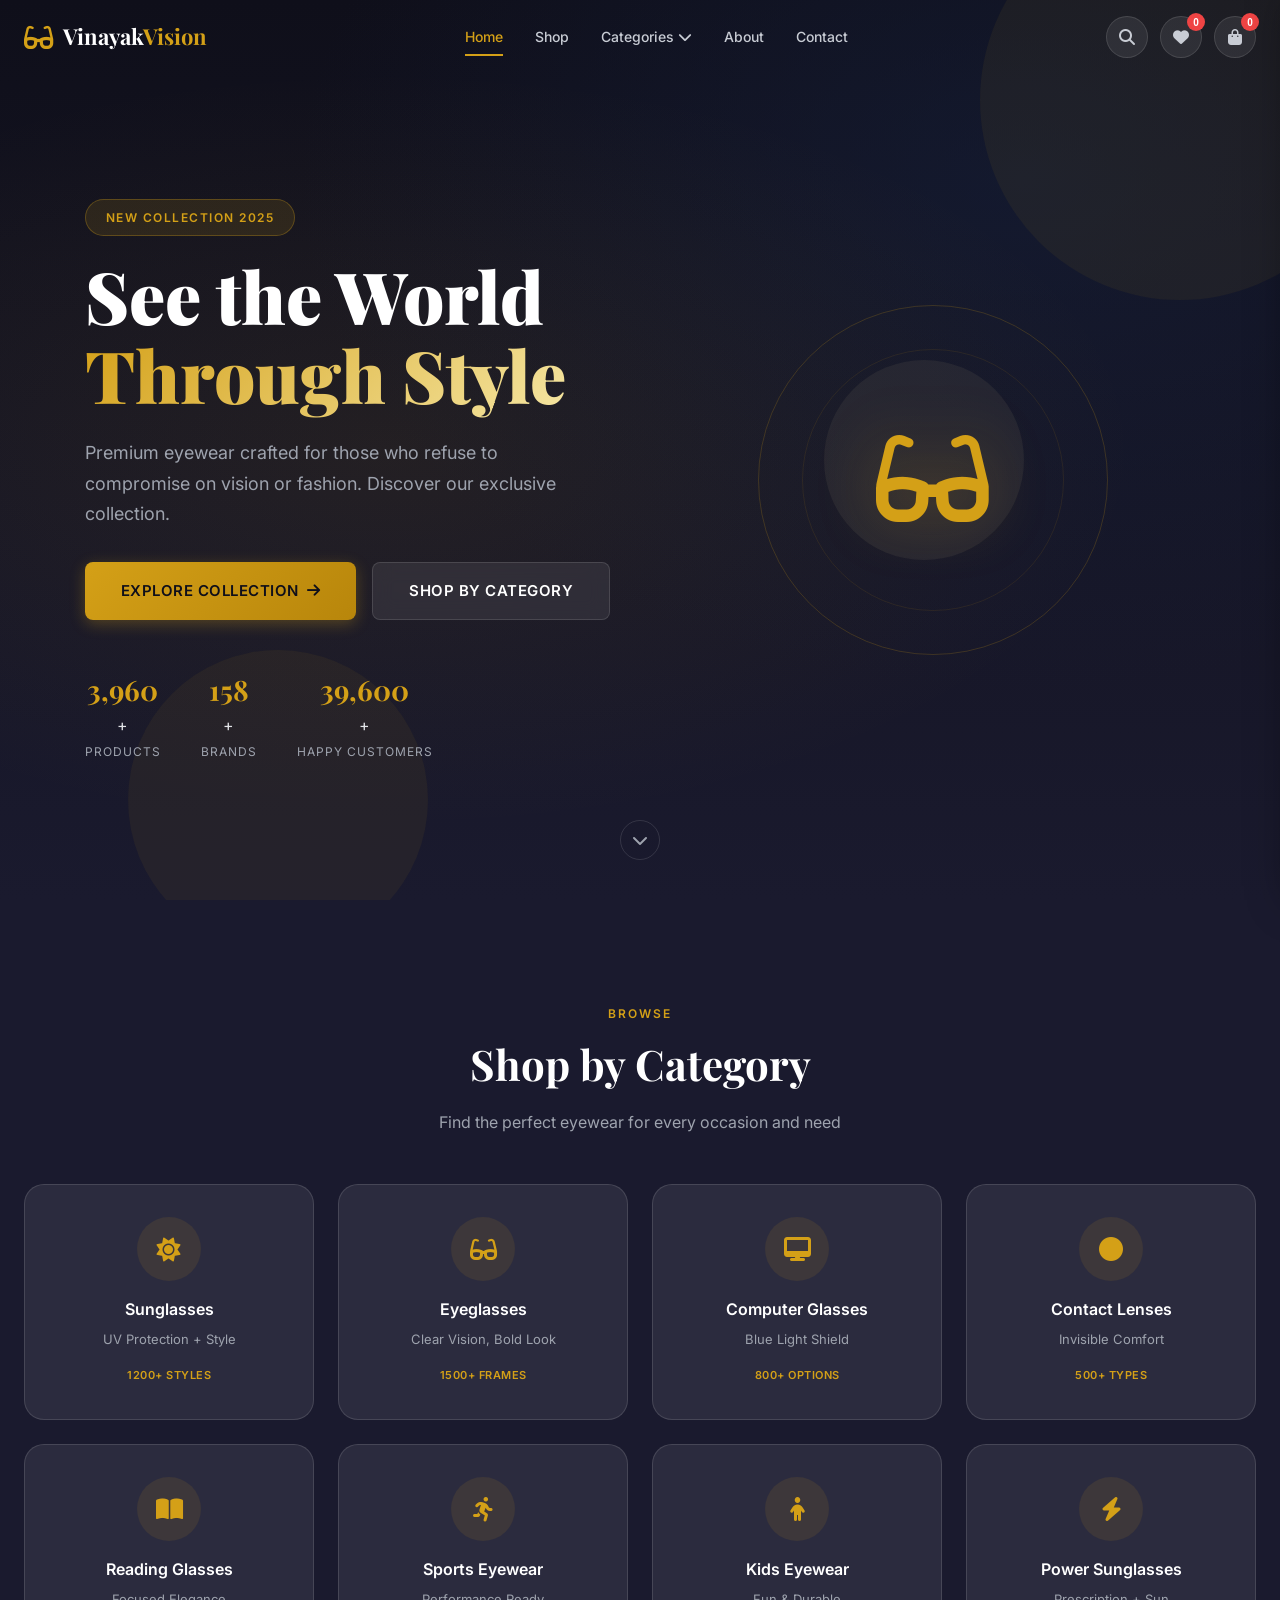
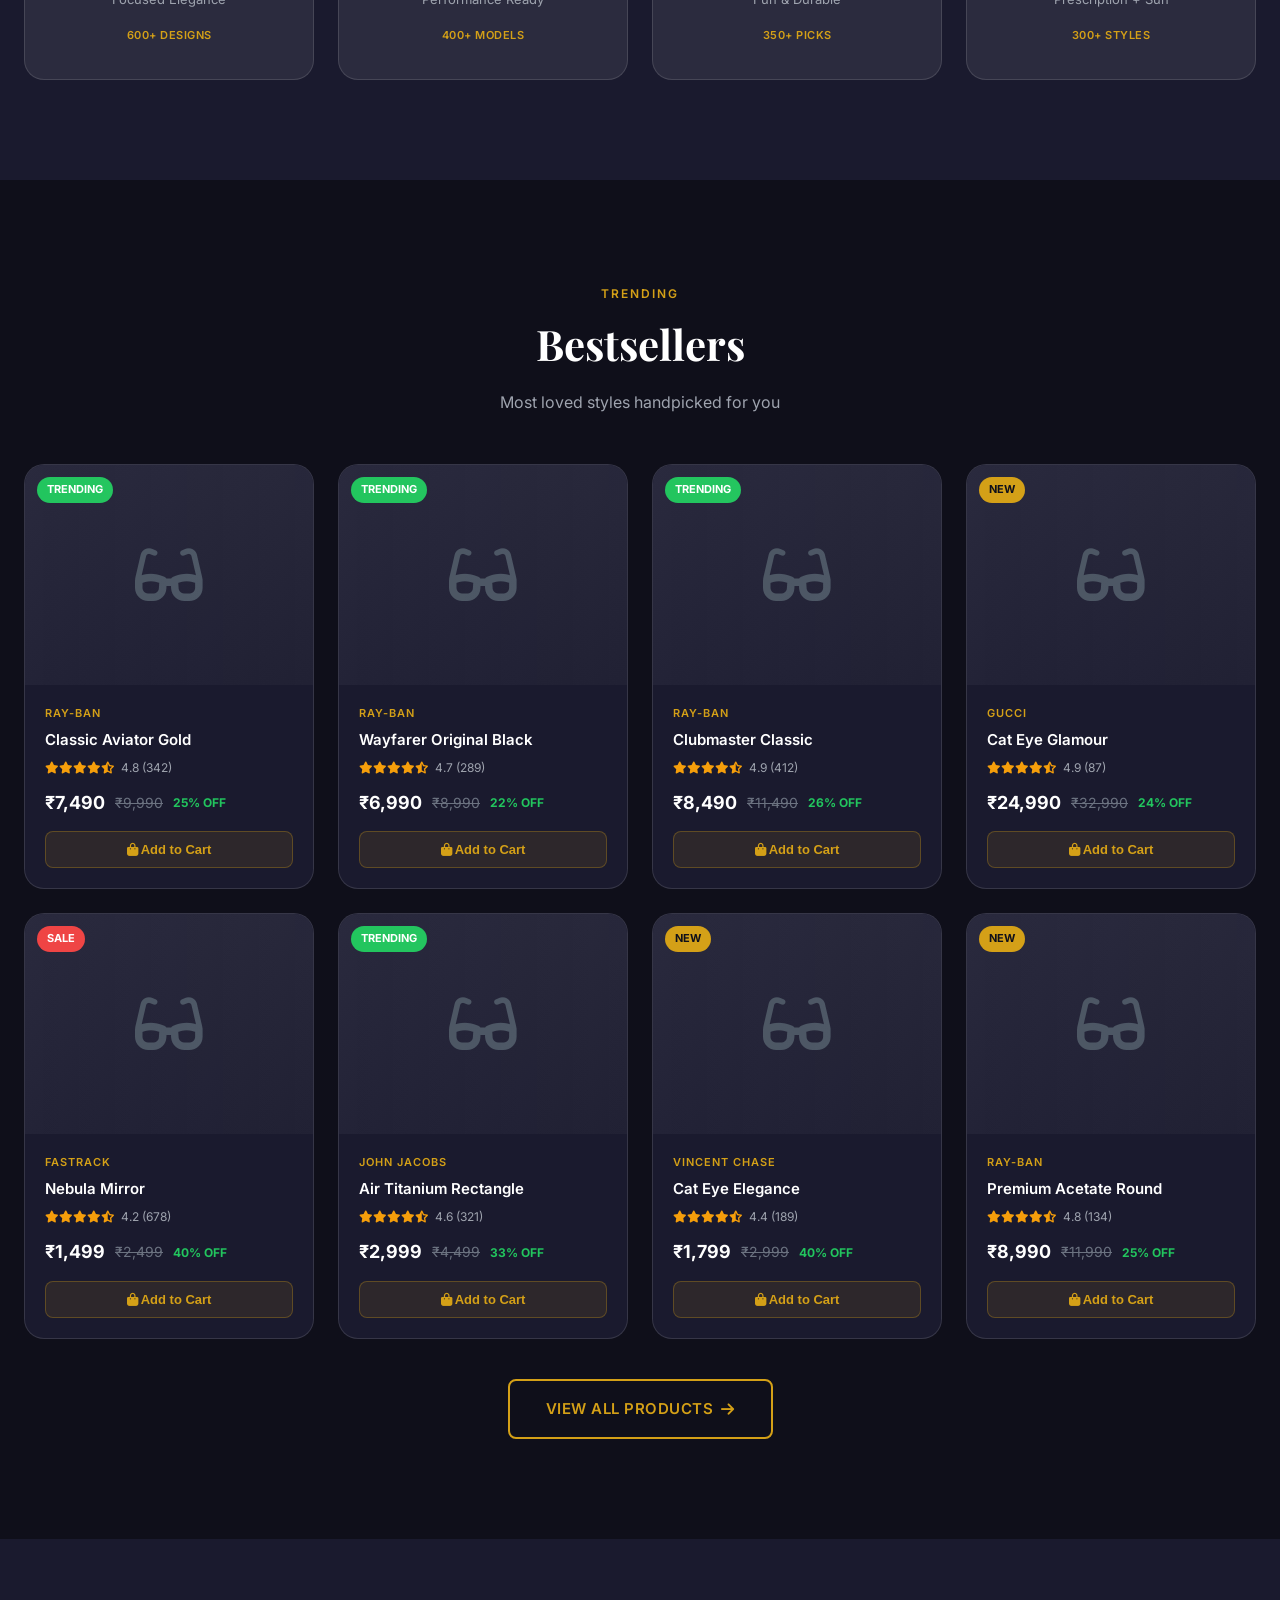
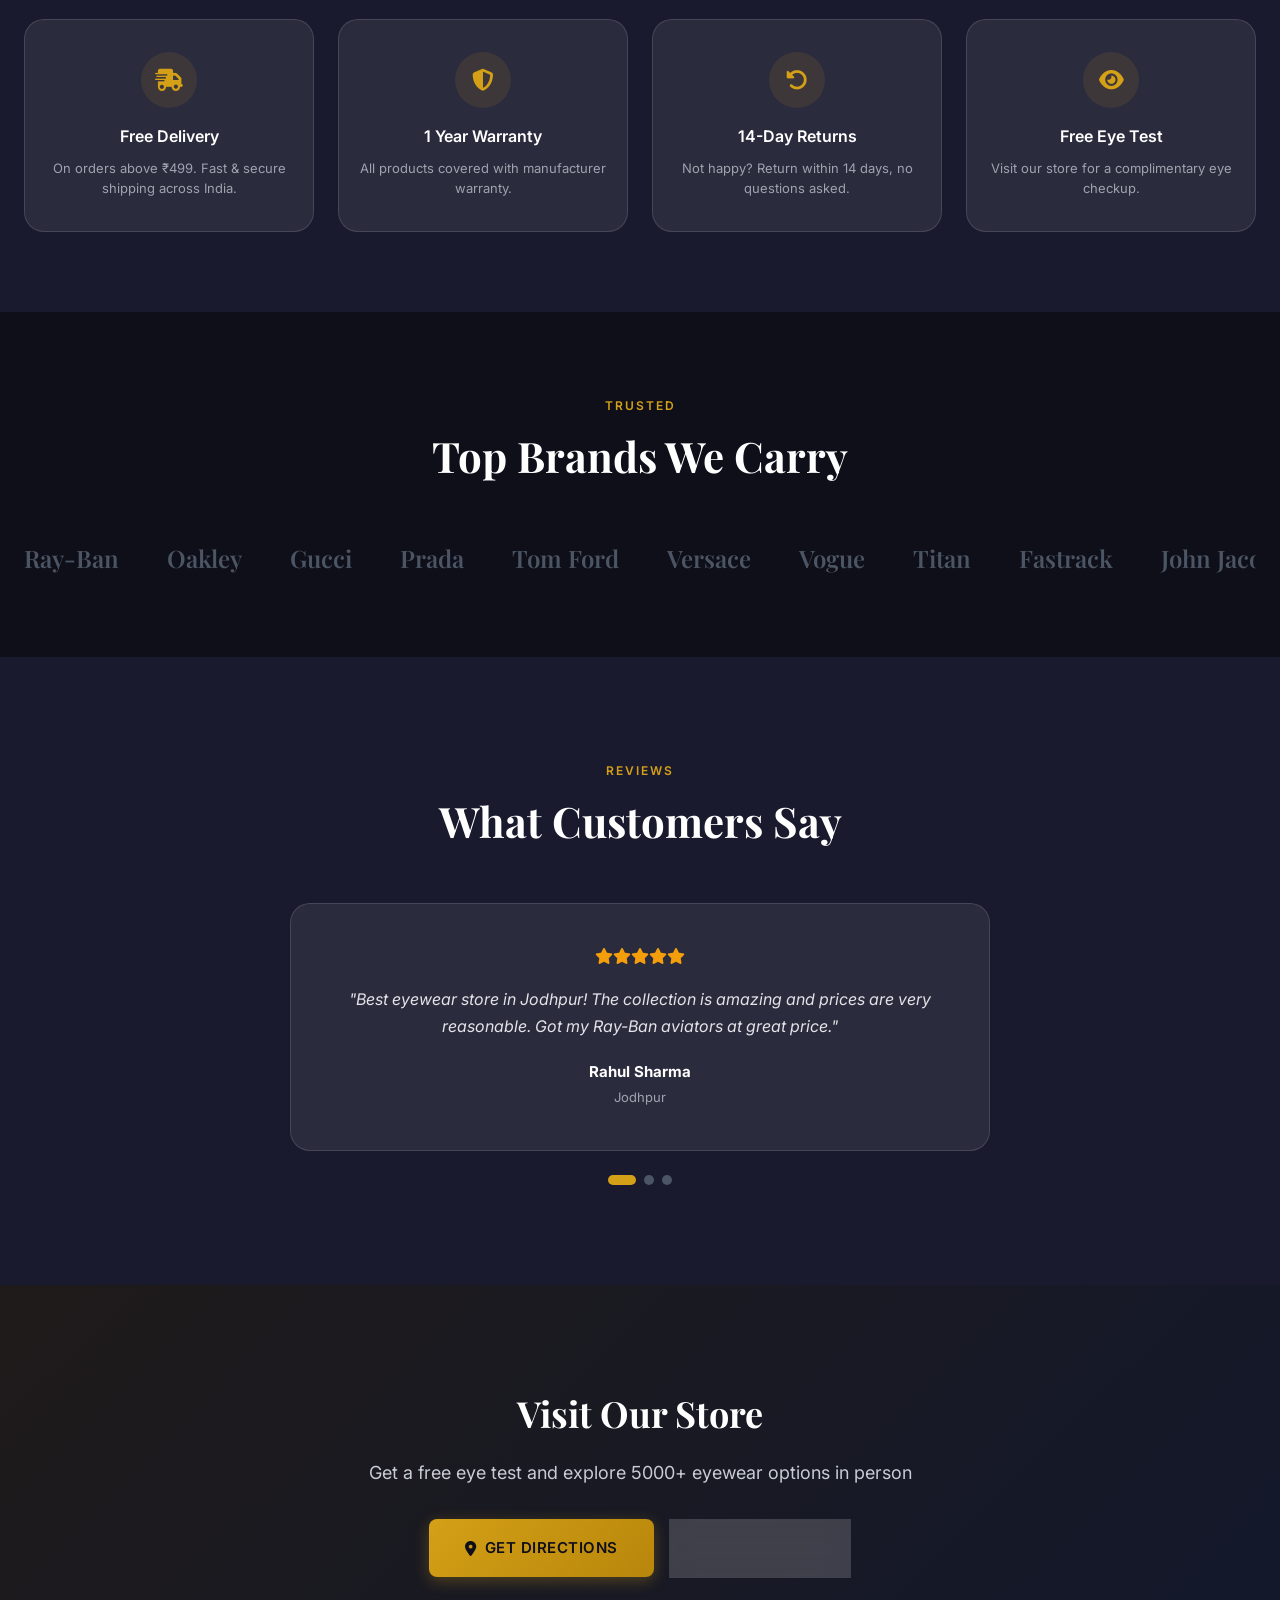
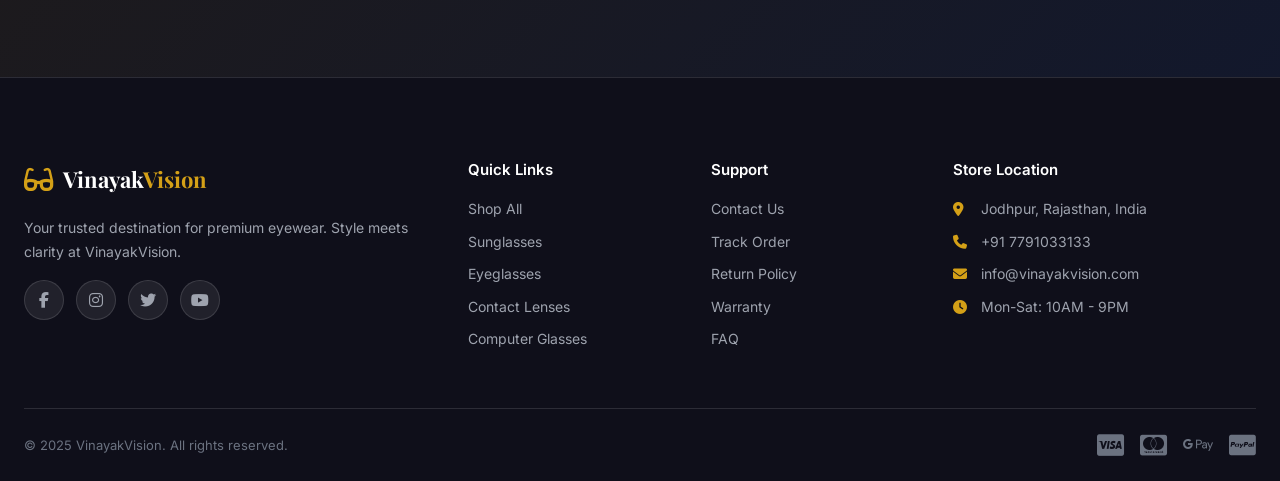
<file: index.html>
<!DOCTYPE html>
<html lang="en">
<head>
    <meta charset="UTF-8" />
    <meta name="viewport" content="width=device-width, initial-scale=1.0" />
    <title>VinayakVision - Premium Eyewear | Sunglasses, Eyeglasses & More</title>
    <meta name="description" content="VinayakVision - Your destination for premium sunglasses, eyeglasses, contact lenses, and designer eyewear. Style meets clarity." />
    <link rel="stylesheet" href="css/style.css" />
    <link rel="stylesheet" href="css/animations.css" />
    <link rel="stylesheet" href="https://cdnjs.cloudflare.com/ajax/libs/font-awesome/6.5.1/css/all.min.css" />
    <link href="https://fonts.googleapis.com/css2?family=Playfair+Display:wght@400;600;700;900&family=Inter:wght@300;400;500;600;700&display=swap" rel="stylesheet" />
</head>
<body>
    <!-- Preloader -->
    <div id="preloader" class="preloader">
        <div class="loader-ring">
            <div class="loader-eye">
                <i class="fas fa-eye"></i>
            </div>
        </div>
        <p class="loader-text">VinayakVision</p>
    </div>

    <!-- Navigation -->
    <header class="navbar" id="navbar">
        <div class="nav-container">
            <a href="index.html" class="logo">
                <span class="logo-icon"><i class="fas fa-glasses"></i></span>
                <span class="logo-text">Vinayak<span class="logo-accent">Vision</span></span>
            </a>

            <nav class="nav-links" id="navLinks">
                <a href="index.html" class="nav-link active">Home</a>
                <a href="shop.html" class="nav-link">Shop</a>
                <div class="nav-dropdown">
                    <a href="#" class="nav-link">Categories <i class="fas fa-chevron-down"></i></a>
                    <div class="dropdown-menu">
                        <a href="shop.html?cat=sunglasses"><i class="fas fa-sun"></i> Sunglasses</a>
                        <a href="shop.html?cat=eyeglasses"><i class="fas fa-glasses"></i> Eyeglasses</a>
                        <a href="shop.html?cat=computer"><i class="fas fa-desktop"></i> Computer Glasses</a>
                        <a href="shop.html?cat=contact-lenses"><i class="fas fa-circle"></i> Contact Lenses</a>
                        <a href="shop.html?cat=reading"><i class="fas fa-book-open"></i> Reading Glasses</a>
                        <a href="shop.html?cat=sports"><i class="fas fa-running"></i> Sports Eyewear</a>
                        <a href="shop.html?cat=kids"><i class="fas fa-child"></i> Kids Eyewear</a>
                    </div>
                </div>
                <a href="about.html" class="nav-link">About</a>
                <a href="contact.html" class="nav-link">Contact</a>
            </nav>

            <div class="nav-actions">
                <button class="nav-btn search-toggle" aria-label="Search"><i class="fas fa-search"></i></button>
                <button class="nav-btn wishlist-btn" aria-label="Wishlist">
                    <i class="fas fa-heart"></i>
                    <span class="badge wishlist-count">0</span>
                </button>
                <button class="nav-btn cart-btn" aria-label="Cart" onclick="openCart()">
                    <i class="fas fa-shopping-bag"></i>
                    <span class="badge cart-count">0</span>
                </button>
                <button class="nav-btn mobile-toggle" id="mobileToggle" aria-label="Menu">
                    <span class="hamburger"></span>
                </button>
            </div>
        </div>

        <!-- Search overlay -->
        <div class="search-overlay" id="searchOverlay">
            <div class="search-container">
                <input type="text" id="searchInput" placeholder="Search sunglasses, eyeglasses, lenses..." autocomplete="off" />
                <button class="search-close" aria-label="Close"><i class="fas fa-times"></i></button>
            </div>
            <div class="search-results" id="searchResults"></div>
        </div>
    </header>

    <!-- Hero Section -->
    <section class="hero">
        <div class="hero-bg">
            <div class="hero-gradient"></div>
            <div class="floating-shapes">
                <div class="shape shape-1"></div>
                <div class="shape shape-2"></div>
                <div class="shape shape-3"></div>
            </div>
        </div>
        <div class="hero-content">
            <div class="hero-text">
                <span class="hero-badge animate-in">New Collection 2025</span>
                <h1 class="hero-title animate-in">
                    See the World<br/>
                    <span class="gradient-text">Through Style</span>
                </h1>
                <p class="hero-subtitle animate-in">Premium eyewear crafted for those who refuse to compromise on vision or fashion. Discover our exclusive collection.</p>
                <div class="hero-cta animate-in">
                    <a href="shop.html" class="btn btn-primary btn-lg">
                        <span>Explore Collection</span>
                        <i class="fas fa-arrow-right"></i>
                    </a>
                    <a href="#categories" class="btn btn-glass btn-lg">
                        <span>Shop by Category</span>
                    </a>
                </div>
                <div class="hero-stats animate-in">
                    <div class="stat">
                        <span class="stat-num" data-count="5000">0</span>+
                        <span class="stat-label">Products</span>
                    </div>
                    <div class="stat">
                        <span class="stat-num" data-count="200">0</span>+
                        <span class="stat-label">Brands</span>
                    </div>
                    <div class="stat">
                        <span class="stat-num" data-count="50000">0</span>+
                        <span class="stat-label">Happy Customers</span>
                    </div>
                </div>
            </div>
            <div class="hero-visual animate-in">
                <div class="hero-glasses-showcase">
                    <div class="showcase-ring ring-1"></div>
                    <div class="showcase-ring ring-2"></div>
                    <div class="glasses-icon">
                        <i class="fas fa-glasses"></i>
                    </div>
                </div>
            </div>
        </div>
        <div class="hero-scroll">
            <a href="#categories"><i class="fas fa-chevron-down"></i></a>
        </div>
    </section>

    <!-- Categories Section -->
    <section class="categories-section" id="categories">
        <div class="container">
            <div class="section-header">
                <span class="section-tag">Browse</span>
                <h2 class="section-title">Shop by Category</h2>
                <p class="section-subtitle">Find the perfect eyewear for every occasion and need</p>
            </div>
            <div class="categories-grid">
                <a href="shop.html?cat=sunglasses" class="category-card" data-tilt>
                    <div class="category-icon"><i class="fas fa-sun"></i></div>
                    <h3>Sunglasses</h3>
                    <p>UV Protection + Style</p>
                    <span class="category-count">1200+ styles</span>
                </a>
                <a href="shop.html?cat=eyeglasses" class="category-card" data-tilt>
                    <div class="category-icon"><i class="fas fa-glasses"></i></div>
                    <h3>Eyeglasses</h3>
                    <p>Clear Vision, Bold Look</p>
                    <span class="category-count">1500+ frames</span>
                </a>
                <a href="shop.html?cat=computer" class="category-card" data-tilt>
                    <div class="category-icon"><i class="fas fa-desktop"></i></div>
                    <h3>Computer Glasses</h3>
                    <p>Blue Light Shield</p>
                    <span class="category-count">800+ options</span>
                </a>
                <a href="shop.html?cat=contact-lenses" class="category-card" data-tilt>
                    <div class="category-icon"><i class="fas fa-circle"></i></div>
                    <h3>Contact Lenses</h3>
                    <p>Invisible Comfort</p>
                    <span class="category-count">500+ types</span>
                </a>
                <a href="shop.html?cat=reading" class="category-card" data-tilt>
                    <div class="category-icon"><i class="fas fa-book-open"></i></div>
                    <h3>Reading Glasses</h3>
                    <p>Focused Elegance</p>
                    <span class="category-count">600+ designs</span>
                </a>
                <a href="shop.html?cat=sports" class="category-card" data-tilt>
                    <div class="category-icon"><i class="fas fa-running"></i></div>
                    <h3>Sports Eyewear</h3>
                    <p>Performance Ready</p>
                    <span class="category-count">400+ models</span>
                </a>
                <a href="shop.html?cat=kids" class="category-card" data-tilt>
                    <div class="category-icon"><i class="fas fa-child"></i></div>
                    <h3>Kids Eyewear</h3>
                    <p>Fun & Durable</p>
                    <span class="category-count">350+ picks</span>
                </a>
                <a href="shop.html?cat=power-sunglasses" class="category-card" data-tilt>
                    <div class="category-icon"><i class="fas fa-bolt"></i></div>
                    <h3>Power Sunglasses</h3>
                    <p>Prescription + Sun</p>
                    <span class="category-count">300+ styles</span>
                </a>
            </div>
        </div>
    </section>

    <!-- Featured Products -->
    <section class="featured-section">
        <div class="container">
            <div class="section-header">
                <span class="section-tag">Trending</span>
                <h2 class="section-title">Bestsellers</h2>
                <p class="section-subtitle">Most loved styles handpicked for you</p>
            </div>
            <div class="products-grid" id="featuredProducts">
                <!-- Populated by JS -->
            </div>
            <div class="section-footer">
                <a href="shop.html" class="btn btn-outline btn-lg">View All Products <i class="fas fa-arrow-right"></i></a>
            </div>
        </div>
    </section>

    <!-- Features / USP Section -->
    <section class="usp-section">
        <div class="container">
            <div class="usp-grid">
                <div class="usp-card">
                    <div class="usp-icon"><i class="fas fa-truck-fast"></i></div>
                    <h3>Free Delivery</h3>
                    <p>On orders above ₹499. Fast & secure shipping across India.</p>
                </div>
                <div class="usp-card">
                    <div class="usp-icon"><i class="fas fa-shield-halved"></i></div>
                    <h3>1 Year Warranty</h3>
                    <p>All products covered with manufacturer warranty.</p>
                </div>
                <div class="usp-card">
                    <div class="usp-icon"><i class="fas fa-rotate-left"></i></div>
                    <h3>14-Day Returns</h3>
                    <p>Not happy? Return within 14 days, no questions asked.</p>
                </div>
                <div class="usp-card">
                    <div class="usp-icon"><i class="fas fa-eye"></i></div>
                    <h3>Free Eye Test</h3>
                    <p>Visit our store for a complimentary eye checkup.</p>
                </div>
            </div>
        </div>
    </section>

    <!-- Brands Banner -->
    <section class="brands-section">
        <div class="container">
            <div class="section-header">
                <span class="section-tag">Trusted</span>
                <h2 class="section-title">Top Brands We Carry</h2>
            </div>
            <div class="brands-marquee">
                <div class="marquee-track">
                    <span class="brand-item">Ray-Ban</span>
                    <span class="brand-item">Oakley</span>
                    <span class="brand-item">Gucci</span>
                    <span class="brand-item">Prada</span>
                    <span class="brand-item">Tom Ford</span>
                    <span class="brand-item">Versace</span>
                    <span class="brand-item">Vogue</span>
                    <span class="brand-item">Titan</span>
                    <span class="brand-item">Fastrack</span>
                    <span class="brand-item">John Jacobs</span>
                    <span class="brand-item">Vincent Chase</span>
                    <span class="brand-item">Carrera</span>
                    <span class="brand-item">Ray-Ban</span>
                    <span class="brand-item">Oakley</span>
                    <span class="brand-item">Gucci</span>
                    <span class="brand-item">Prada</span>
                    <span class="brand-item">Tom Ford</span>
                    <span class="brand-item">Versace</span>
                </div>
            </div>
        </div>
    </section>

    <!-- Testimonials -->
    <section class="testimonials-section">
        <div class="container">
            <div class="section-header">
                <span class="section-tag">Reviews</span>
                <h2 class="section-title">What Customers Say</h2>
            </div>
            <div class="testimonials-slider" id="testimonials">
                <div class="testimonial-card active">
                    <div class="stars"><i class="fas fa-star"></i><i class="fas fa-star"></i><i class="fas fa-star"></i><i class="fas fa-star"></i><i class="fas fa-star"></i></div>
                    <p>"Best eyewear store in Jodhpur! The collection is amazing and prices are very reasonable. Got my Ray-Ban aviators at great price."</p>
                    <div class="testimonial-author">
                        <strong>Rahul Sharma</strong>
                        <span>Jodhpur</span>
                    </div>
                </div>
                <div class="testimonial-card">
                    <div class="stars"><i class="fas fa-star"></i><i class="fas fa-star"></i><i class="fas fa-star"></i><i class="fas fa-star"></i><i class="fas fa-star"></i></div>
                    <p>"My go-to store for all eye needs. Got computer glasses and contacts both. Staff is very knowledgeable and helpful."</p>
                    <div class="testimonial-author">
                        <strong>Priya Patel</strong>
                        <span>Jodhpur</span>
                    </div>
                </div>
                <div class="testimonial-card">
                    <div class="stars"><i class="fas fa-star"></i><i class="fas fa-star"></i><i class="fas fa-star"></i><i class="fas fa-star"></i><i class="fas fa-star-half-alt"></i></div>
                    <p>"Premium quality frames at affordable prices. The free eye test service is a huge bonus. Highly recommended!"</p>
                    <div class="testimonial-author">
                        <strong>Amit Singh</strong>
                        <span>Jodhpur</span>
                    </div>
                </div>
            </div>
            <div class="testimonial-dots" id="testimonialDots"></div>
        </div>
    </section>

    <!-- CTA Section -->
    <section class="cta-section">
        <div class="container">
            <div class="cta-content">
                <h2>Visit Our Store</h2>
                <p>Get a free eye test and explore 5000+ eyewear options in person</p>
                <div class="cta-buttons">
                    <a href="contact.html" class="btn btn-primary btn-lg"><i class="fas fa-map-marker-alt"></i> Get Directions</a>
                    <a href="tel:+917791033133" class="btn btn-glass btn-lg"><i class="fas fa-phone"></i> Call Now</a>
                </div>
            </div>
        </div>
    </section>

    <!-- Footer -->
    <footer class="footer">
        <div class="container">
            <div class="footer-grid">
                <div class="footer-brand">
                    <a href="index.html" class="logo">
                        <span class="logo-icon"><i class="fas fa-glasses"></i></span>
                        <span class="logo-text">Vinayak<span class="logo-accent">Vision</span></span>
                    </a>
                    <p>Your trusted destination for premium eyewear. Style meets clarity at VinayakVision.</p>
                    <div class="social-links">
                        <a href="#"><i class="fab fa-facebook-f"></i></a>
                        <a href="#"><i class="fab fa-instagram"></i></a>
                        <a href="#"><i class="fab fa-twitter"></i></a>
                        <a href="#"><i class="fab fa-youtube"></i></a>
                    </div>
                </div>
                <div class="footer-links">
                    <h4>Quick Links</h4>
                    <a href="shop.html">Shop All</a>
                    <a href="shop.html?cat=sunglasses">Sunglasses</a>
                    <a href="shop.html?cat=eyeglasses">Eyeglasses</a>
                    <a href="shop.html?cat=contact-lenses">Contact Lenses</a>
                    <a href="shop.html?cat=computer">Computer Glasses</a>
                </div>
                <div class="footer-links">
                    <h4>Support</h4>
                    <a href="contact.html">Contact Us</a>
                    <a href="#">Track Order</a>
                    <a href="#">Return Policy</a>
                    <a href="#">Warranty</a>
                    <a href="#">FAQ</a>
                </div>
                <div class="footer-links">
                    <h4>Store Location</h4>
                    <p><i class="fas fa-map-marker-alt"></i> Jodhpur, Rajasthan, India</p>
                    <p><i class="fas fa-phone"></i> +91 7791033133</p>
                    <p><i class="fas fa-envelope"></i> info@vinayakvision.com</p>
                    <p><i class="fas fa-clock"></i> Mon-Sat: 10AM - 9PM</p>
                </div>
            </div>
            <div class="footer-bottom">
                <p>&copy; 2025 VinayakVision. All rights reserved.</p>
                <div class="payment-icons">
                    <i class="fab fa-cc-visa"></i>
                    <i class="fab fa-cc-mastercard"></i>
                    <i class="fab fa-google-pay"></i>
                    <i class="fab fa-cc-paypal"></i>
                </div>
            </div>
        </div>
    </footer>

    <!-- Cart Sidebar -->
    <div class="cart-overlay" id="cartOverlay" onclick="closeCart()"></div>
    <aside class="cart-sidebar" id="cartSidebar">
        <div class="cart-header">
            <h3><i class="fas fa-shopping-bag"></i> Your Cart</h3>
            <button class="cart-close" onclick="closeCart()"><i class="fas fa-times"></i></button>
        </div>
        <div class="cart-items" id="cartItems">
            <div class="cart-empty">
                <i class="fas fa-shopping-bag"></i>
                <p>Your cart is empty</p>
                <a href="shop.html" class="btn btn-primary">Start Shopping</a>
            </div>
        </div>
        <div class="cart-footer" id="cartFooter" style="display:none;">
            <div class="cart-total">
                <span>Total:</span>
                <span id="cartTotal">₹0</span>
            </div>
            <button class="btn btn-primary btn-block" onclick="checkout()">Proceed to Checkout</button>
        </div>
    </aside>

    <!-- Toast notification -->
    <div class="toast-container" id="toastContainer"></div>

    <script src="js/products.js"></script>
    <script src="js/app.js"></script>
</body>
</html>
</file>
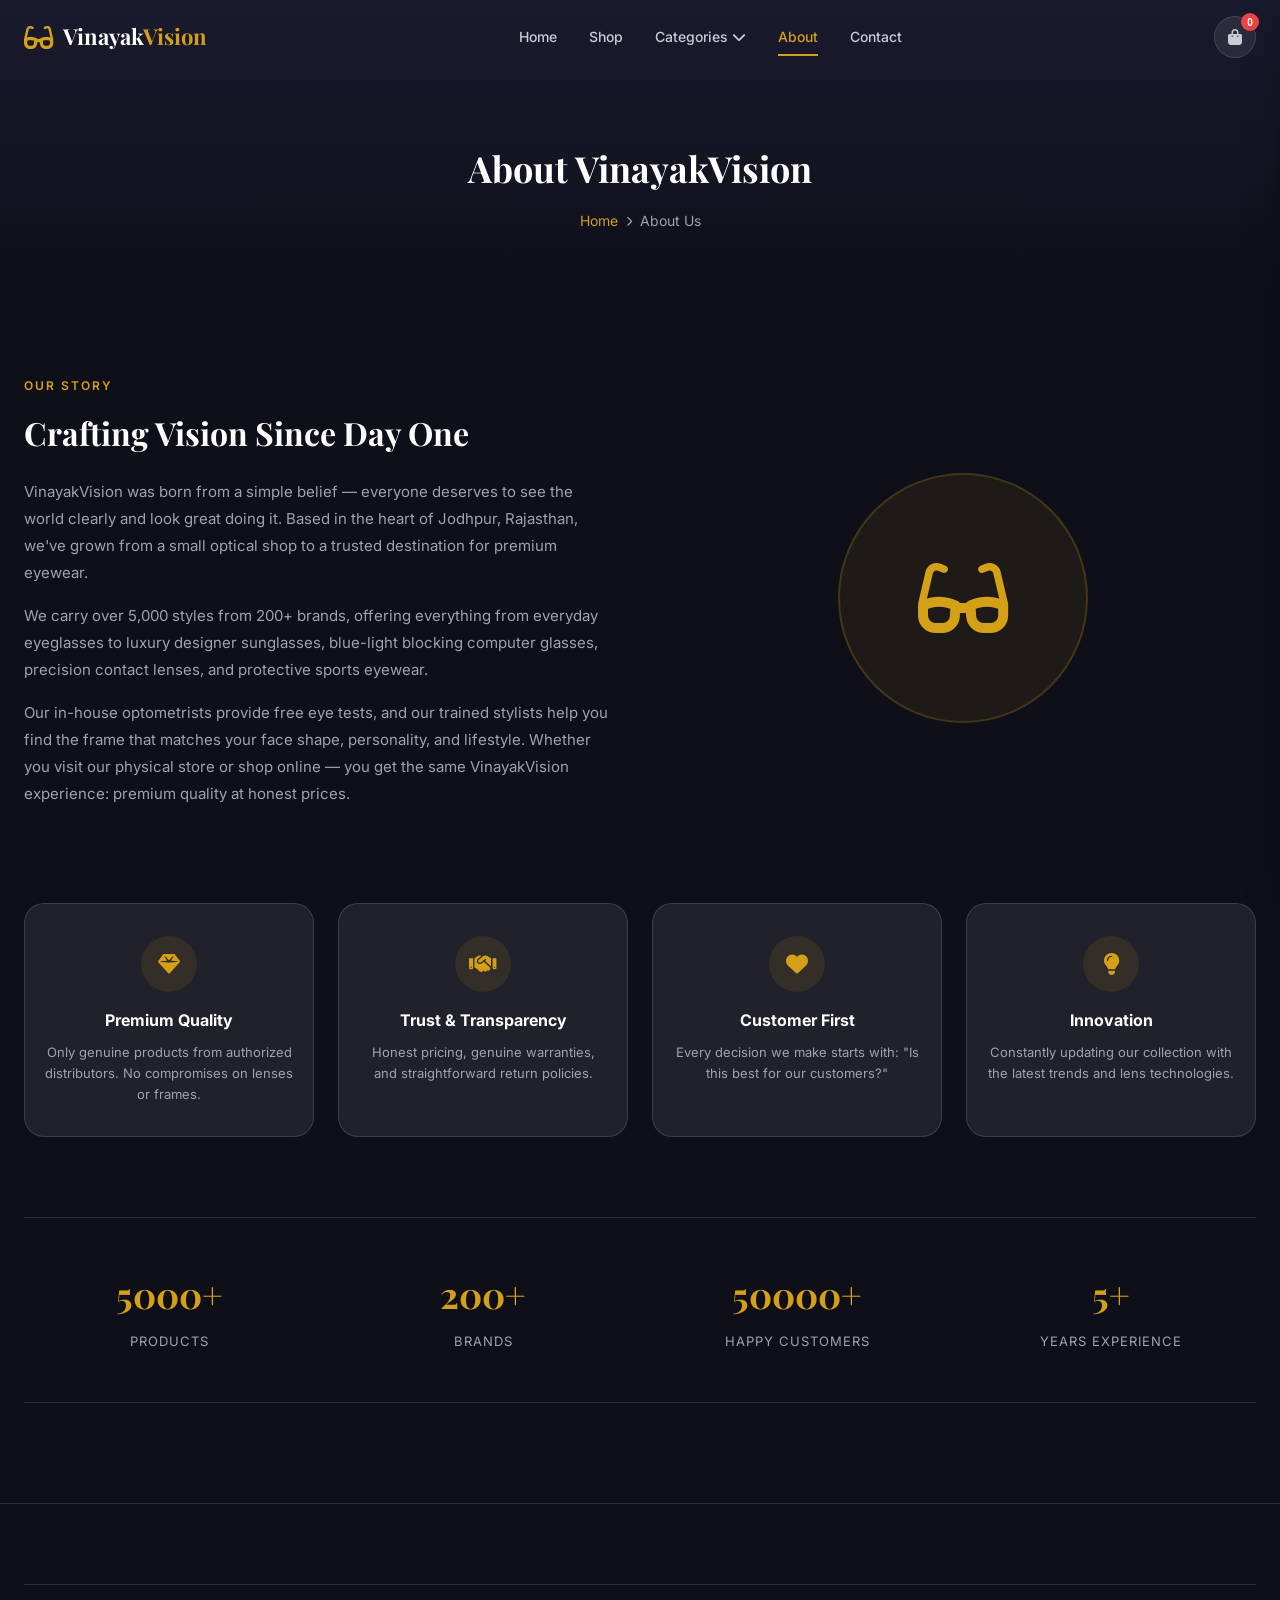
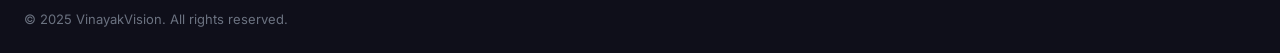
<file: about.html>
<!DOCTYPE html>
<html lang="en">
<head>
    <meta charset="UTF-8" />
    <meta name="viewport" content="width=device-width, initial-scale=1.0" />
    <title>About - VinayakVision | Our Story</title>
    <link rel="stylesheet" href="css/style.css" />
    <link rel="stylesheet" href="css/animations.css" />
    <link rel="stylesheet" href="https://cdnjs.cloudflare.com/ajax/libs/font-awesome/6.5.1/css/all.min.css" />
    <link href="https://fonts.googleapis.com/css2?family=Playfair+Display:wght@400;600;700;900&family=Inter:wght@300;400;500;600;700&display=swap" rel="stylesheet" />
</head>
<body>
    <!-- Navigation -->
    <header class="navbar" id="navbar">
        <div class="nav-container">
            <a href="index.html" class="logo">
                <span class="logo-icon"><i class="fas fa-glasses"></i></span>
                <span class="logo-text">Vinayak<span class="logo-accent">Vision</span></span>
            </a>
            <nav class="nav-links" id="navLinks">
                <a href="index.html" class="nav-link">Home</a>
                <a href="shop.html" class="nav-link">Shop</a>
                <div class="nav-dropdown">
                    <a href="#" class="nav-link">Categories <i class="fas fa-chevron-down"></i></a>
                    <div class="dropdown-menu">
                        <a href="shop.html?cat=sunglasses"><i class="fas fa-sun"></i> Sunglasses</a>
                        <a href="shop.html?cat=eyeglasses"><i class="fas fa-glasses"></i> Eyeglasses</a>
                        <a href="shop.html?cat=computer"><i class="fas fa-desktop"></i> Computer Glasses</a>
                        <a href="shop.html?cat=contact-lenses"><i class="fas fa-circle"></i> Contact Lenses</a>
                    </div>
                </div>
                <a href="about.html" class="nav-link active">About</a>
                <a href="contact.html" class="nav-link">Contact</a>
            </nav>
            <div class="nav-actions">
                <button class="nav-btn cart-btn" aria-label="Cart" onclick="openCart()">
                    <i class="fas fa-shopping-bag"></i>
                    <span class="badge cart-count">0</span>
                </button>
                <button class="nav-btn mobile-toggle" id="mobileToggle" aria-label="Menu">
                    <span class="hamburger"></span>
                </button>
            </div>
        </div>
    </header>

    <!-- Page Header -->
    <section class="page-header">
        <div class="container">
            <h1>About VinayakVision</h1>
            <div class="breadcrumb">
                <a href="index.html">Home</a> <i class="fas fa-chevron-right"></i> <span>About Us</span>
            </div>
        </div>
    </section>

    <!-- About Content -->
    <section class="about-section">
        <div class="container">
            <div class="about-grid">
                <div class="about-text">
                    <span class="section-tag">Our Story</span>
                    <h2>Crafting Vision Since Day One</h2>
                    <p>VinayakVision was born from a simple belief — everyone deserves to see the world clearly and look great doing it. Based in the heart of Jodhpur, Rajasthan, we've grown from a small optical shop to a trusted destination for premium eyewear.</p>
                    <p>We carry over 5,000 styles from 200+ brands, offering everything from everyday eyeglasses to luxury designer sunglasses, blue-light blocking computer glasses, precision contact lenses, and protective sports eyewear.</p>
                    <p>Our in-house optometrists provide free eye tests, and our trained stylists help you find the frame that matches your face shape, personality, and lifestyle. Whether you visit our physical store or shop online — you get the same VinayakVision experience: premium quality at honest prices.</p>
                </div>
                <div class="about-visual">
                    <div class="about-icon-display">
                        <i class="fas fa-glasses"></i>
                    </div>
                </div>
            </div>

            <!-- Values -->
            <div class="values-grid">
                <div class="value-card">
                    <div class="value-icon"><i class="fas fa-gem"></i></div>
                    <h3>Premium Quality</h3>
                    <p>Only genuine products from authorized distributors. No compromises on lenses or frames.</p>
                </div>
                <div class="value-card">
                    <div class="value-icon"><i class="fas fa-handshake"></i></div>
                    <h3>Trust & Transparency</h3>
                    <p>Honest pricing, genuine warranties, and straightforward return policies.</p>
                </div>
                <div class="value-card">
                    <div class="value-icon"><i class="fas fa-heart"></i></div>
                    <h3>Customer First</h3>
                    <p>Every decision we make starts with: "Is this best for our customers?"</p>
                </div>
                <div class="value-card">
                    <div class="value-icon"><i class="fas fa-lightbulb"></i></div>
                    <h3>Innovation</h3>
                    <p>Constantly updating our collection with the latest trends and lens technologies.</p>
                </div>
            </div>

            <!-- Stats -->
            <div class="about-stats">
                <div class="about-stat">
                    <span class="about-stat-num">5000+</span>
                    <span class="about-stat-label">Products</span>
                </div>
                <div class="about-stat">
                    <span class="about-stat-num">200+</span>
                    <span class="about-stat-label">Brands</span>
                </div>
                <div class="about-stat">
                    <span class="about-stat-num">50000+</span>
                    <span class="about-stat-label">Happy Customers</span>
                </div>
                <div class="about-stat">
                    <span class="about-stat-num">5+</span>
                    <span class="about-stat-label">Years Experience</span>
                </div>
            </div>
        </div>
    </section>

    <!-- Footer -->
    <footer class="footer">
        <div class="container">
            <div class="footer-bottom">
                <p>&copy; 2025 VinayakVision. All rights reserved.</p>
            </div>
        </div>
    </footer>

    <!-- Cart Sidebar -->
    <div class="cart-overlay" id="cartOverlay" onclick="closeCart()"></div>
    <aside class="cart-sidebar" id="cartSidebar">
        <div class="cart-header">
            <h3><i class="fas fa-shopping-bag"></i> Your Cart</h3>
            <button class="cart-close" onclick="closeCart()"><i class="fas fa-times"></i></button>
        </div>
        <div class="cart-items" id="cartItems"></div>
        <div class="cart-footer" id="cartFooter" style="display:none;">
            <div class="cart-total"><span>Total:</span><span id="cartTotal">₹0</span></div>
            <button class="btn btn-primary btn-block" onclick="checkout()">Proceed to Checkout</button>
        </div>
    </aside>
    <div class="toast-container" id="toastContainer"></div>

    <script src="js/products.js"></script>
    <script src="js/app.js"></script>
</body>
</html>
</file>
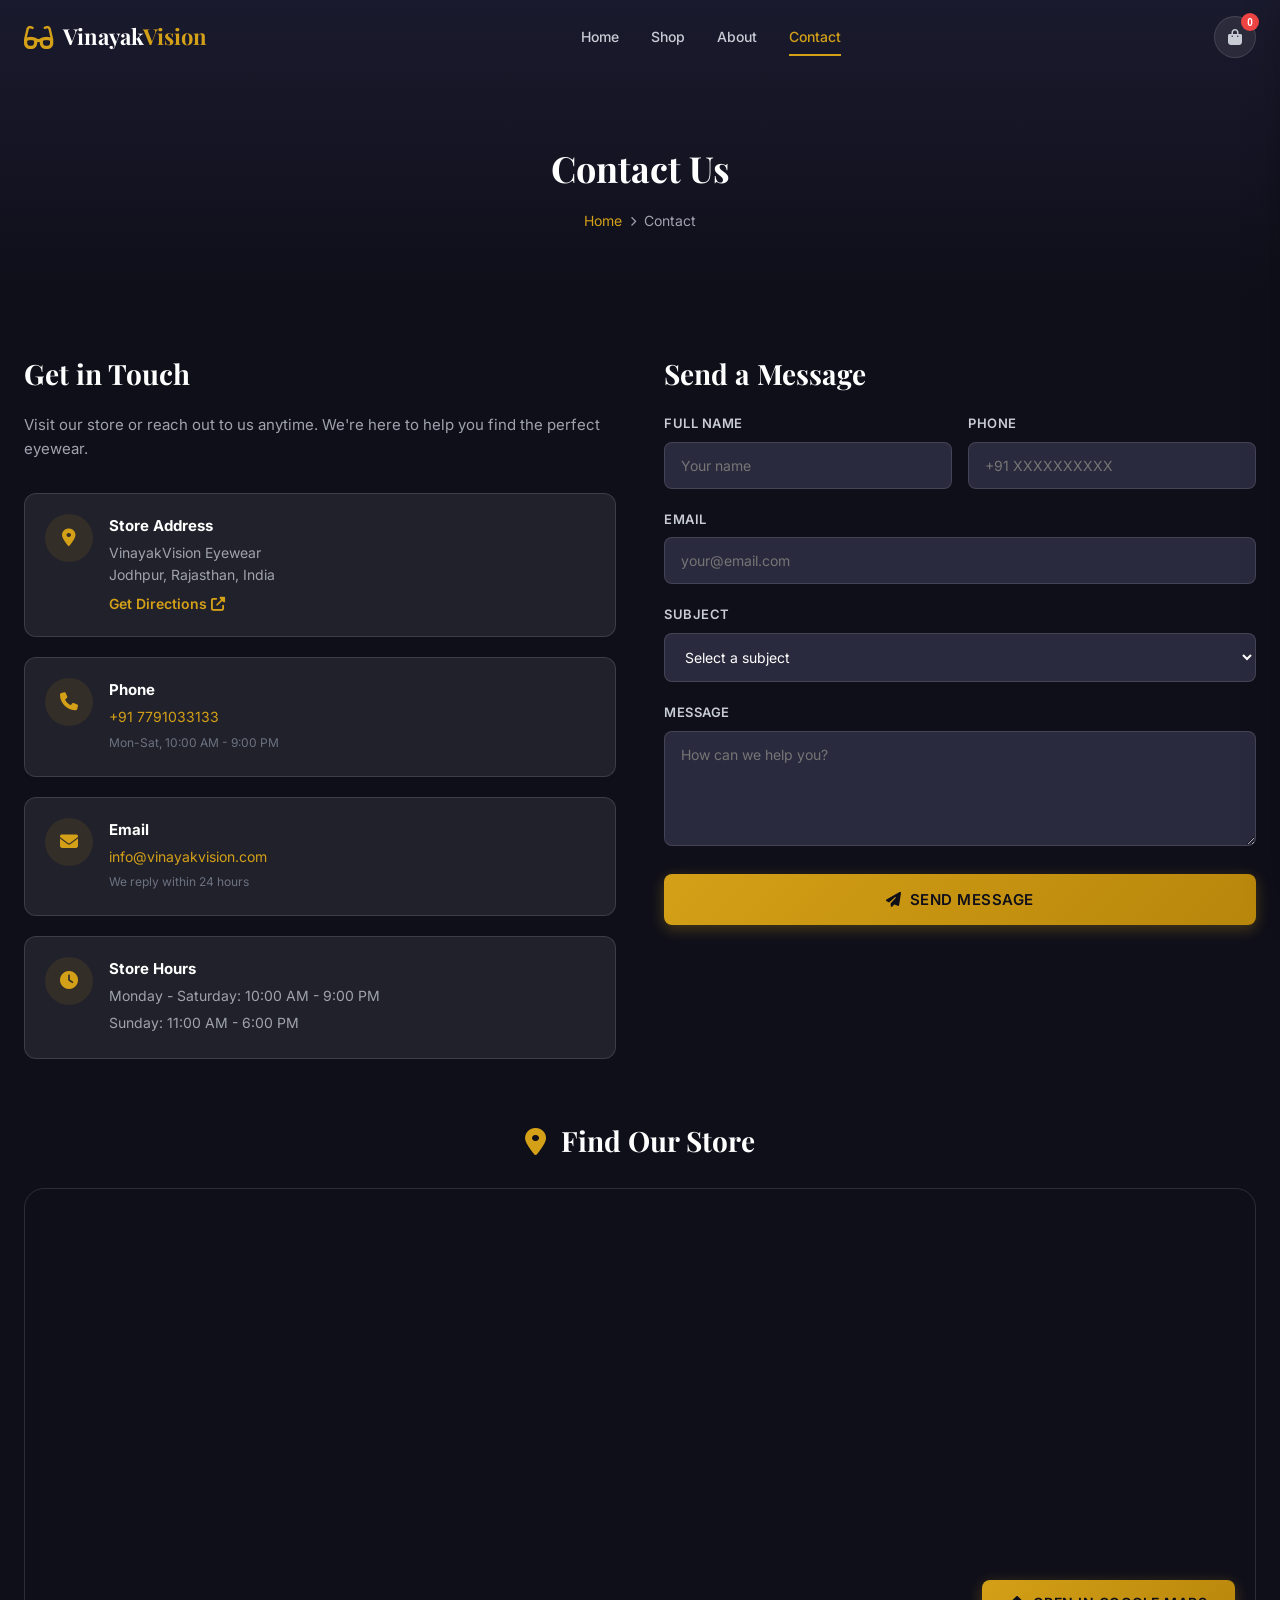
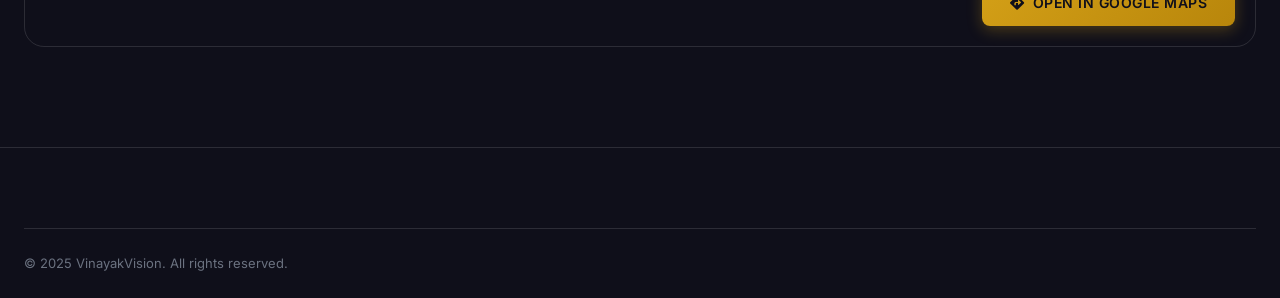
<file: contact.html>
<!DOCTYPE html>
<html lang="en">
<head>
    <meta charset="UTF-8" />
    <meta name="viewport" content="width=device-width, initial-scale=1.0" />
    <title>Contact - VinayakVision | Visit Our Store</title>
    <link rel="stylesheet" href="css/style.css" />
    <link rel="stylesheet" href="css/animations.css" />
    <link rel="stylesheet" href="https://cdnjs.cloudflare.com/ajax/libs/font-awesome/6.5.1/css/all.min.css" />
    <link href="https://fonts.googleapis.com/css2?family=Playfair+Display:wght@400;600;700;900&family=Inter:wght@300;400;500;600;700&display=swap" rel="stylesheet" />
</head>
<body>
    <!-- Navigation -->
    <header class="navbar" id="navbar">
        <div class="nav-container">
            <a href="index.html" class="logo">
                <span class="logo-icon"><i class="fas fa-glasses"></i></span>
                <span class="logo-text">Vinayak<span class="logo-accent">Vision</span></span>
            </a>
            <nav class="nav-links" id="navLinks">
                <a href="index.html" class="nav-link">Home</a>
                <a href="shop.html" class="nav-link">Shop</a>
                <a href="about.html" class="nav-link">About</a>
                <a href="contact.html" class="nav-link active">Contact</a>
            </nav>
            <div class="nav-actions">
                <button class="nav-btn cart-btn" aria-label="Cart" onclick="openCart()">
                    <i class="fas fa-shopping-bag"></i>
                    <span class="badge cart-count">0</span>
                </button>
                <button class="nav-btn mobile-toggle" id="mobileToggle" aria-label="Menu">
                    <span class="hamburger"></span>
                </button>
            </div>
        </div>
    </header>

    <!-- Page Header -->
    <section class="page-header">
        <div class="container">
            <h1>Contact Us</h1>
            <div class="breadcrumb">
                <a href="index.html">Home</a> <i class="fas fa-chevron-right"></i> <span>Contact</span>
            </div>
        </div>
    </section>

    <!-- Contact Content -->
    <section class="contact-section">
        <div class="container">
            <div class="contact-grid">
                <!-- Contact Info -->
                <div class="contact-info">
                    <h2>Get in Touch</h2>
                    <p>Visit our store or reach out to us anytime. We're here to help you find the perfect eyewear.</p>

                    <div class="contact-cards">
                        <div class="contact-card">
                            <div class="contact-card-icon"><i class="fas fa-map-marker-alt"></i></div>
                            <div>
                                <h4>Store Address</h4>
                                <p>VinayakVision Eyewear<br/>Jodhpur, Rajasthan, India</p>
                                <a href="https://maps.app.goo.gl/dBPyKasfq8JksX2VA" target="_blank" class="btn-link">Get Directions <i class="fas fa-external-link-alt"></i></a>
                            </div>
                        </div>
                        <div class="contact-card">
                            <div class="contact-card-icon"><i class="fas fa-phone"></i></div>
                            <div>
                                <h4>Phone</h4>
                                <p><a href="tel:+917791033133">+91 7791033133</a></p>
                                <p class="text-muted">Mon-Sat, 10:00 AM - 9:00 PM</p>
                            </div>
                        </div>
                        <div class="contact-card">
                            <div class="contact-card-icon"><i class="fas fa-envelope"></i></div>
                            <div>
                                <h4>Email</h4>
                                <p><a href="mailto:info@vinayakvision.com">info@vinayakvision.com</a></p>
                                <p class="text-muted">We reply within 24 hours</p>
                            </div>
                        </div>
                        <div class="contact-card">
                            <div class="contact-card-icon"><i class="fas fa-clock"></i></div>
                            <div>
                                <h4>Store Hours</h4>
                                <p>Monday - Saturday: 10:00 AM - 9:00 PM</p>
                                <p>Sunday: 11:00 AM - 6:00 PM</p>
                            </div>
                        </div>
                    </div>
                </div>

                <!-- Contact Form -->
                <div class="contact-form-wrapper">
                    <h2>Send a Message</h2>
                    <form class="contact-form" id="contactForm" onsubmit="handleContactForm(event)">
                        <div class="form-row">
                            <div class="form-group">
                                <label for="name">Full Name</label>
                                <input type="text" id="name" name="name" required placeholder="Your name" />
                            </div>
                            <div class="form-group">
                                <label for="phone">Phone</label>
                                <input type="tel" id="phone" name="phone" required placeholder="+91 XXXXXXXXXX" />
                            </div>
                        </div>
                        <div class="form-group">
                            <label for="email">Email</label>
                            <input type="email" id="email" name="email" required placeholder="your@email.com" />
                        </div>
                        <div class="form-group">
                            <label for="subject">Subject</label>
                            <select id="subject" name="subject" required>
                                <option value="">Select a subject</option>
                                <option value="order">Order Inquiry</option>
                                <option value="product">Product Question</option>
                                <option value="appointment">Book Eye Test</option>
                                <option value="return">Return / Exchange</option>
                                <option value="feedback">Feedback</option>
                                <option value="other">Other</option>
                            </select>
                        </div>
                        <div class="form-group">
                            <label for="message">Message</label>
                            <textarea id="message" name="message" rows="5" required placeholder="How can we help you?"></textarea>
                        </div>
                        <button type="submit" class="btn btn-primary btn-lg btn-block">
                            <i class="fas fa-paper-plane"></i> Send Message
                        </button>
                    </form>
                </div>
            </div>

            <!-- Google Maps Embed -->
            <div class="map-section">
                <h2><i class="fas fa-map-marker-alt"></i> Find Our Store</h2>
                <div class="map-wrapper">
                    <iframe
                        src="https://www.google.com/maps/embed?pb=!1m18!1m12!1m3!1d3577.7!2d72.98!3d26.27!2m3!1f0!2f0!3f0!3m2!1i1024!2i768!4f13.1!3m3!1m2!1s0x0%3A0x0!2zMjbCsDE2JzEyLjAiTiA3MsKwNTgnNDguMCJF!5e0!3m2!1sen!2sin!4v1700000000000"
                        width="100%"
                        height="450"
                        style="border:0; border-radius: 16px;"
                        allowfullscreen=""
                        loading="lazy"
                        referrerpolicy="no-referrer-when-downgrade">
                    </iframe>
                    <div class="map-overlay-link">
                        <a href="https://maps.app.goo.gl/dBPyKasfq8JksX2VA" target="_blank" class="btn btn-primary">
                            <i class="fas fa-directions"></i> Open in Google Maps
                        </a>
                    </div>
                </div>
            </div>
        </div>
    </section>

    <!-- Footer -->
    <footer class="footer">
        <div class="container">
            <div class="footer-bottom">
                <p>&copy; 2025 VinayakVision. All rights reserved.</p>
            </div>
        </div>
    </footer>

    <!-- Cart Sidebar -->
    <div class="cart-overlay" id="cartOverlay" onclick="closeCart()"></div>
    <aside class="cart-sidebar" id="cartSidebar">
        <div class="cart-header">
            <h3><i class="fas fa-shopping-bag"></i> Your Cart</h3>
            <button class="cart-close" onclick="closeCart()"><i class="fas fa-times"></i></button>
        </div>
        <div class="cart-items" id="cartItems"></div>
        <div class="cart-footer" id="cartFooter" style="display:none;">
            <div class="cart-total"><span>Total:</span><span id="cartTotal">₹0</span></div>
            <button class="btn btn-primary btn-block" onclick="checkout()">Proceed to Checkout</button>
        </div>
    </aside>
    <div class="toast-container" id="toastContainer"></div>

    <script src="js/products.js"></script>
    <script src="js/app.js"></script>
    <script>
        function handleContactForm(e) {
            e.preventDefault();
            showToast('Message sent successfully! We\'ll get back to you soon.', 'success');
            e.target.reset();
        }
    </script>
</body>
</html>
</file>
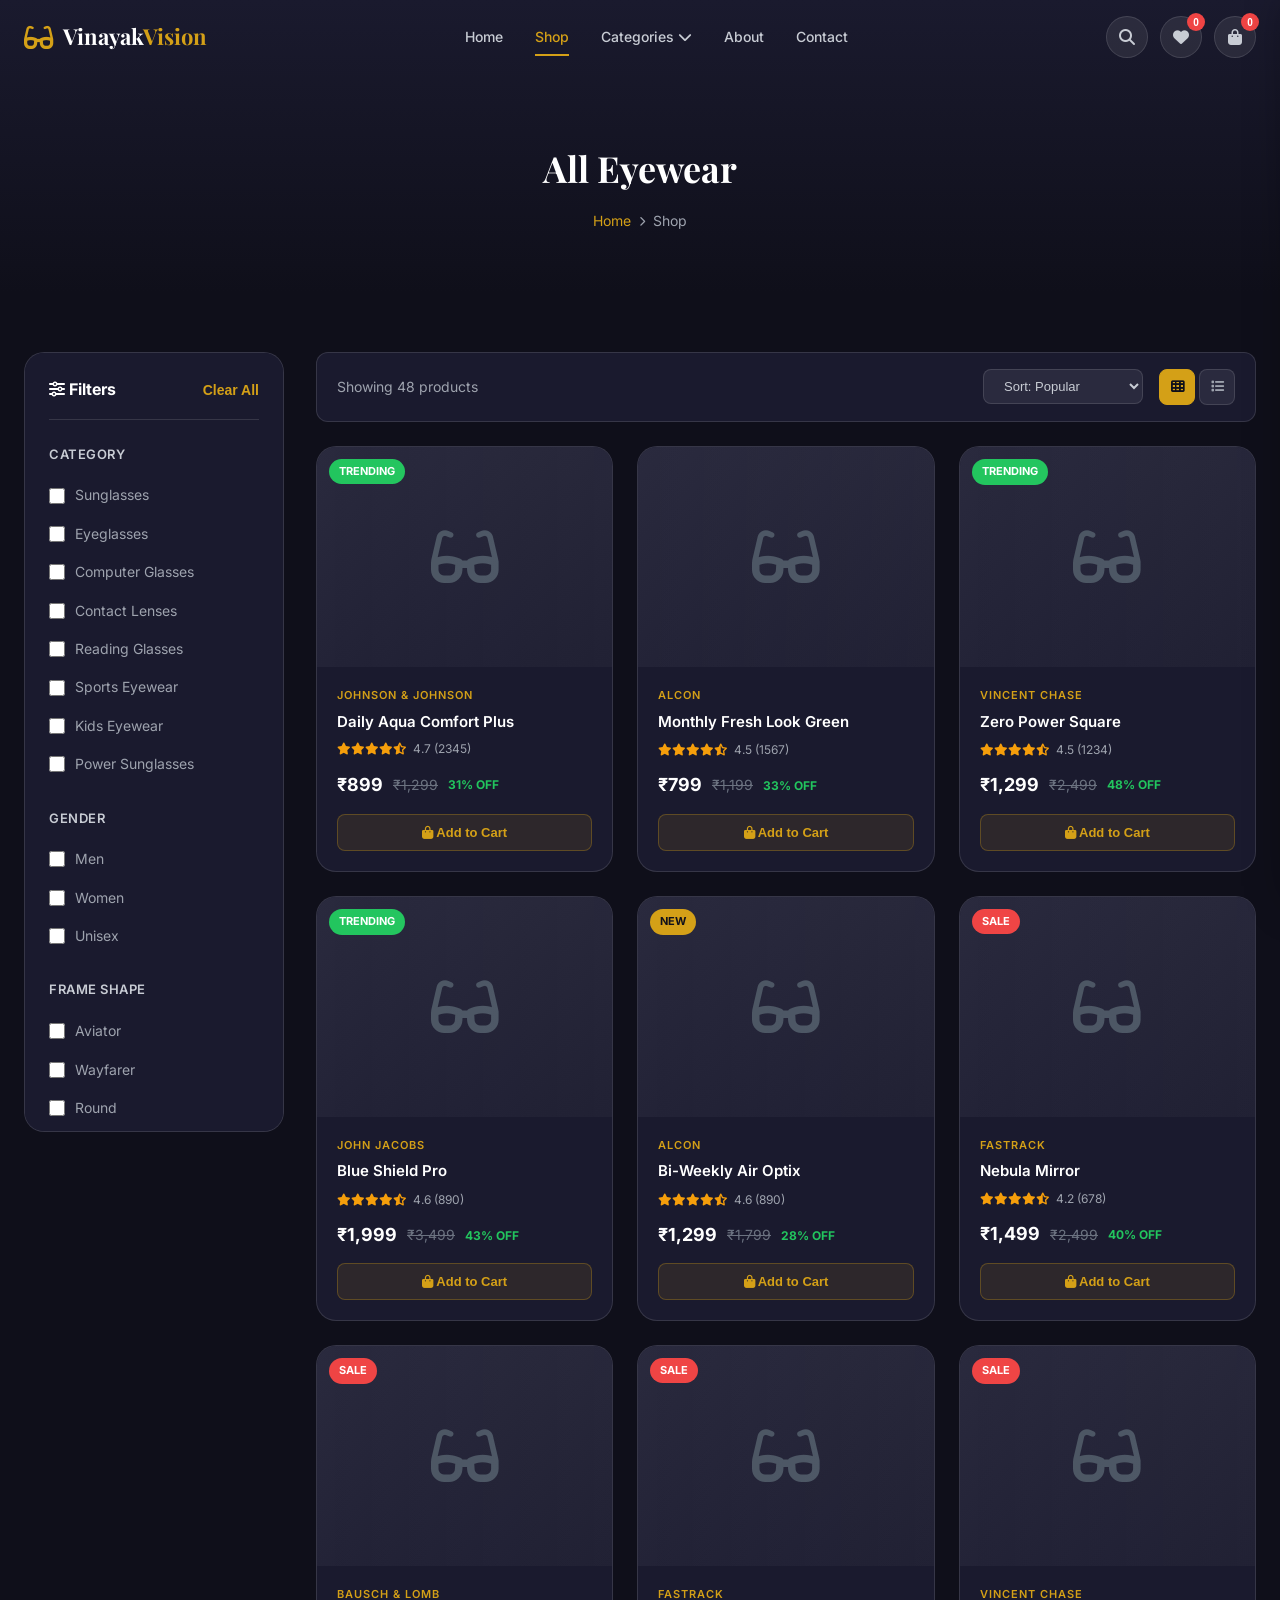
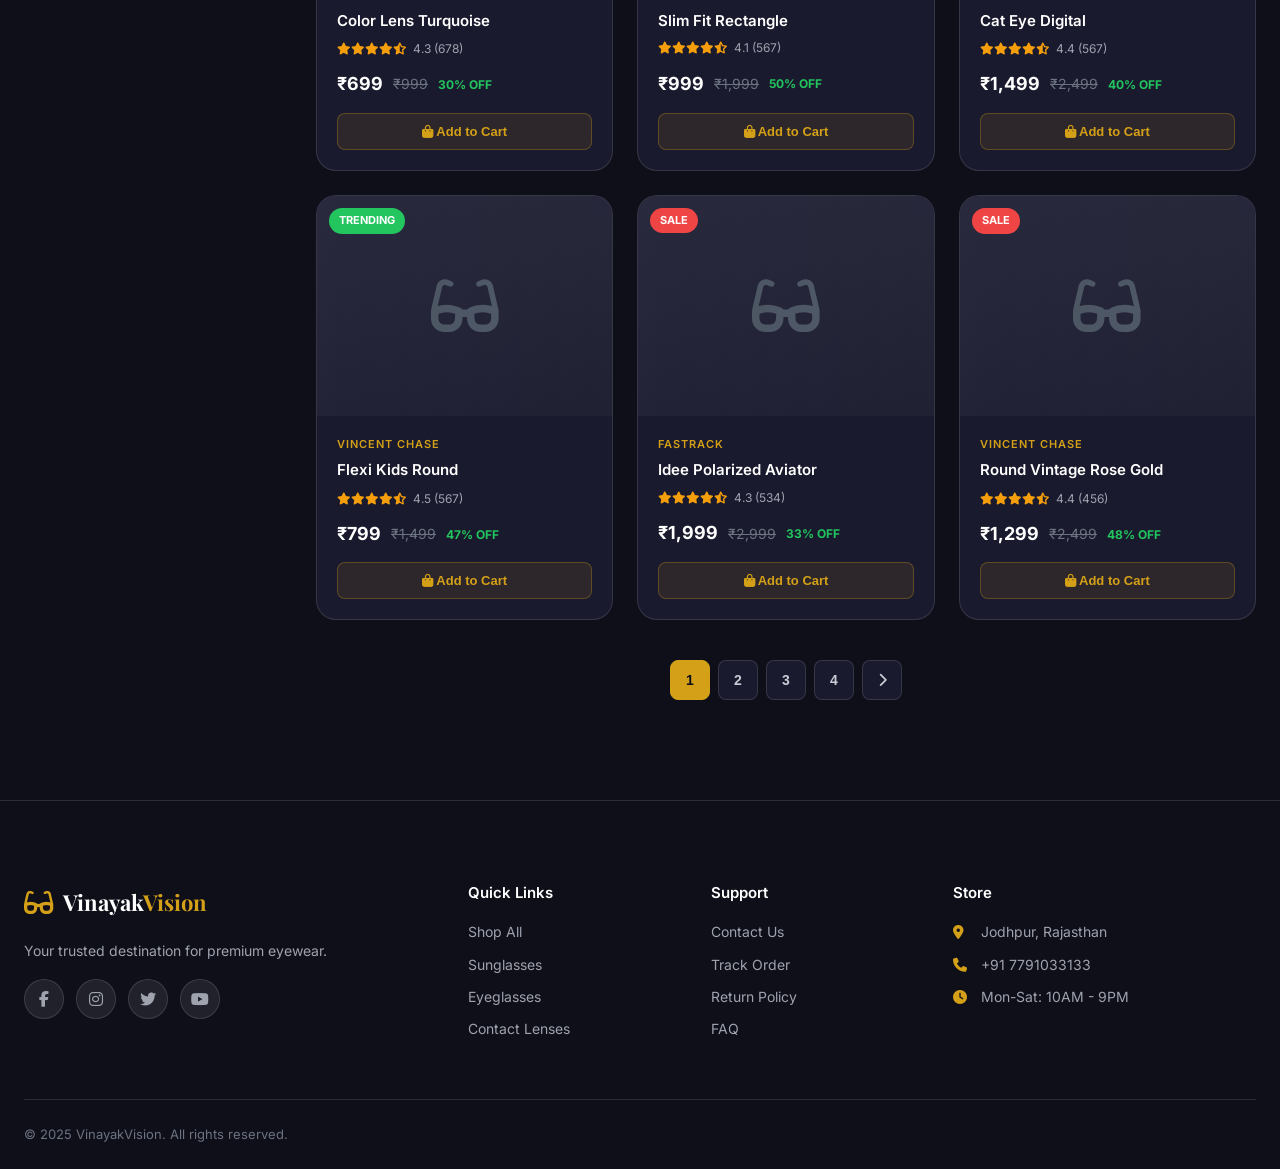
<file: shop.html>
<!DOCTYPE html>
<html lang="en">
<head>
    <meta charset="UTF-8" />
    <meta name="viewport" content="width=device-width, initial-scale=1.0" />
    <title>Shop - VinayakVision | Premium Eyewear Collection</title>
    <link rel="stylesheet" href="css/style.css" />
    <link rel="stylesheet" href="css/animations.css" />
    <link rel="stylesheet" href="https://cdnjs.cloudflare.com/ajax/libs/font-awesome/6.5.1/css/all.min.css" />
    <link href="https://fonts.googleapis.com/css2?family=Playfair+Display:wght@400;600;700;900&family=Inter:wght@300;400;500;600;700&display=swap" rel="stylesheet" />
</head>
<body>
    <!-- Navigation (same as index) -->
    <header class="navbar" id="navbar">
        <div class="nav-container">
            <a href="index.html" class="logo">
                <span class="logo-icon"><i class="fas fa-glasses"></i></span>
                <span class="logo-text">Vinayak<span class="logo-accent">Vision</span></span>
            </a>
            <nav class="nav-links" id="navLinks">
                <a href="index.html" class="nav-link">Home</a>
                <a href="shop.html" class="nav-link active">Shop</a>
                <div class="nav-dropdown">
                    <a href="#" class="nav-link">Categories <i class="fas fa-chevron-down"></i></a>
                    <div class="dropdown-menu">
                        <a href="shop.html?cat=sunglasses"><i class="fas fa-sun"></i> Sunglasses</a>
                        <a href="shop.html?cat=eyeglasses"><i class="fas fa-glasses"></i> Eyeglasses</a>
                        <a href="shop.html?cat=computer"><i class="fas fa-desktop"></i> Computer Glasses</a>
                        <a href="shop.html?cat=contact-lenses"><i class="fas fa-circle"></i> Contact Lenses</a>
                        <a href="shop.html?cat=reading"><i class="fas fa-book-open"></i> Reading Glasses</a>
                        <a href="shop.html?cat=sports"><i class="fas fa-running"></i> Sports Eyewear</a>
                        <a href="shop.html?cat=kids"><i class="fas fa-child"></i> Kids Eyewear</a>
                    </div>
                </div>
                <a href="about.html" class="nav-link">About</a>
                <a href="contact.html" class="nav-link">Contact</a>
            </nav>
            <div class="nav-actions">
                <button class="nav-btn search-toggle" aria-label="Search"><i class="fas fa-search"></i></button>
                <button class="nav-btn wishlist-btn" aria-label="Wishlist">
                    <i class="fas fa-heart"></i>
                    <span class="badge wishlist-count">0</span>
                </button>
                <button class="nav-btn cart-btn" aria-label="Cart" onclick="openCart()">
                    <i class="fas fa-shopping-bag"></i>
                    <span class="badge cart-count">0</span>
                </button>
                <button class="nav-btn mobile-toggle" id="mobileToggle" aria-label="Menu">
                    <span class="hamburger"></span>
                </button>
            </div>
        </div>
        <div class="search-overlay" id="searchOverlay">
            <div class="search-container">
                <input type="text" id="searchInput" placeholder="Search sunglasses, eyeglasses, lenses..." autocomplete="off" />
                <button class="search-close" aria-label="Close"><i class="fas fa-times"></i></button>
            </div>
            <div class="search-results" id="searchResults"></div>
        </div>
    </header>

    <!-- Page Header -->
    <section class="page-header">
        <div class="container">
            <h1 id="shopTitle">All Eyewear</h1>
            <div class="breadcrumb">
                <a href="index.html">Home</a> <i class="fas fa-chevron-right"></i> <span>Shop</span>
            </div>
        </div>
    </section>

    <!-- Shop Content -->
    <section class="shop-section">
        <div class="container">
            <div class="shop-layout">
                <!-- Filters Sidebar -->
                <aside class="filters-sidebar" id="filtersSidebar">
                    <div class="filters-header">
                        <h3><i class="fas fa-sliders-h"></i> Filters</h3>
                        <button class="btn-link" onclick="clearFilters()">Clear All</button>
                    </div>

                    <div class="filter-group">
                        <h4>Category</h4>
                        <label class="filter-check"><input type="checkbox" name="cat" value="sunglasses" /> Sunglasses</label>
                        <label class="filter-check"><input type="checkbox" name="cat" value="eyeglasses" /> Eyeglasses</label>
                        <label class="filter-check"><input type="checkbox" name="cat" value="computer" /> Computer Glasses</label>
                        <label class="filter-check"><input type="checkbox" name="cat" value="contact-lenses" /> Contact Lenses</label>
                        <label class="filter-check"><input type="checkbox" name="cat" value="reading" /> Reading Glasses</label>
                        <label class="filter-check"><input type="checkbox" name="cat" value="sports" /> Sports Eyewear</label>
                        <label class="filter-check"><input type="checkbox" name="cat" value="kids" /> Kids Eyewear</label>
                        <label class="filter-check"><input type="checkbox" name="cat" value="power-sunglasses" /> Power Sunglasses</label>
                    </div>

                    <div class="filter-group">
                        <h4>Gender</h4>
                        <label class="filter-check"><input type="checkbox" name="gender" value="men" /> Men</label>
                        <label class="filter-check"><input type="checkbox" name="gender" value="women" /> Women</label>
                        <label class="filter-check"><input type="checkbox" name="gender" value="unisex" /> Unisex</label>
                    </div>

                    <div class="filter-group">
                        <h4>Frame Shape</h4>
                        <label class="filter-check"><input type="checkbox" name="shape" value="aviator" /> Aviator</label>
                        <label class="filter-check"><input type="checkbox" name="shape" value="wayfarer" /> Wayfarer</label>
                        <label class="filter-check"><input type="checkbox" name="shape" value="round" /> Round</label>
                        <label class="filter-check"><input type="checkbox" name="shape" value="rectangle" /> Rectangle</label>
                        <label class="filter-check"><input type="checkbox" name="shape" value="cat-eye" /> Cat Eye</label>
                        <label class="filter-check"><input type="checkbox" name="shape" value="clubmaster" /> Clubmaster</label>
                    </div>

                    <div class="filter-group">
                        <h4>Price Range</h4>
                        <label class="filter-check"><input type="radio" name="price" value="0-999" /> Under ₹999</label>
                        <label class="filter-check"><input type="radio" name="price" value="1000-2999" /> ₹1,000 - ₹2,999</label>
                        <label class="filter-check"><input type="radio" name="price" value="3000-5999" /> ₹3,000 - ₹5,999</label>
                        <label class="filter-check"><input type="radio" name="price" value="6000-9999" /> ₹6,000 - ₹9,999</label>
                        <label class="filter-check"><input type="radio" name="price" value="10000-99999" /> ₹10,000+</label>
                    </div>

                    <div class="filter-group">
                        <h4>Brand</h4>
                        <label class="filter-check"><input type="checkbox" name="brand" value="Ray-Ban" /> Ray-Ban</label>
                        <label class="filter-check"><input type="checkbox" name="brand" value="Oakley" /> Oakley</label>
                        <label class="filter-check"><input type="checkbox" name="brand" value="Gucci" /> Gucci</label>
                        <label class="filter-check"><input type="checkbox" name="brand" value="Fastrack" /> Fastrack</label>
                        <label class="filter-check"><input type="checkbox" name="brand" value="Titan" /> Titan</label>
                        <label class="filter-check"><input type="checkbox" name="brand" value="John Jacobs" /> John Jacobs</label>
                        <label class="filter-check"><input type="checkbox" name="brand" value="Vincent Chase" /> Vincent Chase</label>
                    </div>

                    <button class="btn btn-primary btn-block filter-apply-btn" onclick="applyFilters()">Apply Filters</button>
                </aside>

                <!-- Products Grid -->
                <main class="shop-main">
                    <div class="shop-toolbar">
                        <div class="toolbar-left">
                            <button class="filter-toggle-btn" onclick="toggleFilters()"><i class="fas fa-sliders-h"></i> Filters</button>
                            <span class="results-count" id="resultsCount">Showing 0 products</span>
                        </div>
                        <div class="toolbar-right">
                            <select id="sortSelect" onchange="applyFilters()">
                                <option value="popular">Sort: Popular</option>
                                <option value="price-low">Price: Low to High</option>
                                <option value="price-high">Price: High to Low</option>
                                <option value="newest">Newest First</option>
                                <option value="rating">Best Rated</option>
                            </select>
                            <div class="view-toggle">
                                <button class="view-btn active" data-view="grid"><i class="fas fa-th"></i></button>
                                <button class="view-btn" data-view="list"><i class="fas fa-list"></i></button>
                            </div>
                        </div>
                    </div>

                    <div class="products-grid" id="shopProducts">
                        <!-- Populated by JS -->
                    </div>

                    <div class="pagination" id="pagination"></div>
                </main>
            </div>
        </div>
    </section>

    <!-- Footer -->
    <footer class="footer">
        <div class="container">
            <div class="footer-grid">
                <div class="footer-brand">
                    <a href="index.html" class="logo">
                        <span class="logo-icon"><i class="fas fa-glasses"></i></span>
                        <span class="logo-text">Vinayak<span class="logo-accent">Vision</span></span>
                    </a>
                    <p>Your trusted destination for premium eyewear.</p>
                    <div class="social-links">
                        <a href="#"><i class="fab fa-facebook-f"></i></a>
                        <a href="#"><i class="fab fa-instagram"></i></a>
                        <a href="#"><i class="fab fa-twitter"></i></a>
                        <a href="#"><i class="fab fa-youtube"></i></a>
                    </div>
                </div>
                <div class="footer-links">
                    <h4>Quick Links</h4>
                    <a href="shop.html">Shop All</a>
                    <a href="shop.html?cat=sunglasses">Sunglasses</a>
                    <a href="shop.html?cat=eyeglasses">Eyeglasses</a>
                    <a href="shop.html?cat=contact-lenses">Contact Lenses</a>
                </div>
                <div class="footer-links">
                    <h4>Support</h4>
                    <a href="contact.html">Contact Us</a>
                    <a href="#">Track Order</a>
                    <a href="#">Return Policy</a>
                    <a href="#">FAQ</a>
                </div>
                <div class="footer-links">
                    <h4>Store</h4>
                    <p><i class="fas fa-map-marker-alt"></i> Jodhpur, Rajasthan</p>
                    <p><i class="fas fa-phone"></i> +91 7791033133</p>
                    <p><i class="fas fa-clock"></i> Mon-Sat: 10AM - 9PM</p>
                </div>
            </div>
            <div class="footer-bottom">
                <p>&copy; 2025 VinayakVision. All rights reserved.</p>
            </div>
        </div>
    </footer>

    <!-- Cart Sidebar -->
    <div class="cart-overlay" id="cartOverlay" onclick="closeCart()"></div>
    <aside class="cart-sidebar" id="cartSidebar">
        <div class="cart-header">
            <h3><i class="fas fa-shopping-bag"></i> Your Cart</h3>
            <button class="cart-close" onclick="closeCart()"><i class="fas fa-times"></i></button>
        </div>
        <div class="cart-items" id="cartItems">
            <div class="cart-empty">
                <i class="fas fa-shopping-bag"></i>
                <p>Your cart is empty</p>
                <a href="shop.html" class="btn btn-primary">Start Shopping</a>
            </div>
        </div>
        <div class="cart-footer" id="cartFooter" style="display:none;">
            <div class="cart-total">
                <span>Total:</span>
                <span id="cartTotal">₹0</span>
            </div>
            <button class="btn btn-primary btn-block" onclick="checkout()">Proceed to Checkout</button>
        </div>
    </aside>

    <div class="toast-container" id="toastContainer"></div>

    <script src="js/products.js"></script>
    <script src="js/app.js"></script>
    <script src="js/shop.js"></script>
</body>
</html>
</file>
<file: css/style.css>
/* ============================================
   VinayakVision - Premium Eyewear
   Design System + Core Styles
   ============================================ */

/* --- CSS Variables / Design Tokens --- */
:root {
    --primary: #d4a017;
    --primary-dark: #b8860b;
    --primary-light: #f5e6a3;
    --secondary: #1a1a2e;
    --accent: #16213e;
    --dark: #0f0f1a;
    --dark-2: #1a1a2e;
    --dark-3: #2a2a3e;
    --white: #ffffff;
    --gray-50: #f8f9fa;
    --gray-100: #f0f1f3;
    --gray-200: #e2e4e8;
    --gray-300: #c8ccd4;
    --gray-400: #9ea3ae;
    --gray-500: #6b7280;
    --gray-600: #4b5563;
    --gray-700: #374151;
    --gray-800: #1f2937;
    --success: #22c55e;
    --danger: #ef4444;
    --warning: #f59e0b;
    --glass-bg: rgba(255, 255, 255, 0.08);
    --glass-border: rgba(255, 255, 255, 0.12);
    --glass-shadow: 0 8px 32px rgba(0, 0, 0, 0.3);
    --shadow-sm: 0 1px 3px rgba(0,0,0,0.08);
    --shadow-md: 0 4px 12px rgba(0,0,0,0.12);
    --shadow-lg: 0 12px 40px rgba(0,0,0,0.18);
    --shadow-xl: 0 24px 60px rgba(0,0,0,0.25);
    --radius-sm: 8px;
    --radius-md: 12px;
    --radius-lg: 20px;
    --radius-xl: 28px;
    --font-display: 'Playfair Display', serif;
    --font-body: 'Inter', sans-serif;
    --transition: 0.3s cubic-bezier(0.4, 0, 0.2, 1);
    --transition-slow: 0.5s cubic-bezier(0.4, 0, 0.2, 1);
}

/* --- Reset & Base --- */
*, *::before, *::after {
    margin: 0;
    padding: 0;
    box-sizing: border-box;
}

html {
    scroll-behavior: smooth;
    font-size: 16px;
}

body {
    font-family: var(--font-body);
    background: var(--dark);
    color: var(--gray-200);
    line-height: 1.6;
    overflow-x: hidden;
    -webkit-font-smoothing: antialiased;
}

a {
    text-decoration: none;
    color: inherit;
    transition: var(--transition);
}

img {
    max-width: 100%;
    display: block;
}

ul, ol { list-style: none; }

.container {
    max-width: 1280px;
    margin: 0 auto;
    padding: 0 24px;
}

/* --- Preloader --- */
.preloader {
    position: fixed;
    inset: 0;
    z-index: 99999;
    background: var(--dark);
    display: flex;
    flex-direction: column;
    align-items: center;
    justify-content: center;
    transition: opacity 0.5s, visibility 0.5s;
}

.preloader.hidden {
    opacity: 0;
    visibility: hidden;
}

.loader-ring {
    width: 80px;
    height: 80px;
    border: 3px solid var(--dark-3);
    border-top-color: var(--primary);
    border-radius: 50%;
    animation: spin 1s linear infinite;
    display: flex;
    align-items: center;
    justify-content: center;
}

.loader-eye {
    font-size: 24px;
    color: var(--primary);
    animation: pulse 1.5s ease infinite;
}

.loader-text {
    margin-top: 16px;
    font-family: var(--font-display);
    font-size: 18px;
    color: var(--primary);
    letter-spacing: 3px;
}

@keyframes spin { to { transform: rotate(360deg); } }
@keyframes pulse { 0%, 100% { opacity: 1; } 50% { opacity: 0.4; } }

/* --- Buttons --- */
.btn {
    display: inline-flex;
    align-items: center;
    gap: 8px;
    padding: 12px 28px;
    border-radius: var(--radius-sm);
    font-family: var(--font-body);
    font-weight: 600;
    font-size: 14px;
    cursor: pointer;
    border: none;
    transition: var(--transition);
    text-transform: uppercase;
    letter-spacing: 0.5px;
    position: relative;
    overflow: hidden;
}

.btn::after {
    content: '';
    position: absolute;
    inset: 0;
    background: rgba(255,255,255,0.1);
    transform: translateX(-100%);
    transition: var(--transition);
}

.btn:hover::after {
    transform: translateX(0);
}

.btn-primary {
    background: linear-gradient(135deg, var(--primary), var(--primary-dark));
    color: var(--dark);
    box-shadow: 0 4px 15px rgba(212, 160, 23, 0.3);
}

.btn-primary:hover {
    transform: translateY(-2px);
    box-shadow: 0 8px 25px rgba(212, 160, 23, 0.4);
}

.btn-outline {
    background: transparent;
    border: 2px solid var(--primary);
    color: var(--primary);
}

.btn-outline:hover {
    background: var(--primary);
    color: var(--dark);
}

.btn-glass {
    background: var(--glass-bg);
    border: 1px solid var(--glass-border);
    color: var(--white);
    backdrop-filter: blur(10px);
}

.btn-glass:hover {
    background: rgba(255,255,255,0.15);
    border-color: var(--primary);
}

.btn-lg { padding: 16px 36px; font-size: 15px; }
.btn-block { width: 100%; justify-content: center; }
.btn-link { background: none; border: none; color: var(--primary); cursor: pointer; font-weight: 600; font-size: 14px; }
.btn-link:hover { text-decoration: underline; }



/* --- Navbar --- */
.navbar {
    position: fixed;
    top: 0;
    left: 0;
    right: 0;
    z-index: 1000;
    padding: 16px 0;
    transition: var(--transition);
    background: transparent;
}

.navbar.scrolled {
    background: rgba(15, 15, 26, 0.95);
    backdrop-filter: blur(20px);
    padding: 10px 0;
    box-shadow: 0 4px 30px rgba(0,0,0,0.3);
}

.nav-container {
    max-width: 1280px;
    margin: 0 auto;
    padding: 0 24px;
    display: flex;
    align-items: center;
    justify-content: space-between;
}

.logo {
    display: flex;
    align-items: center;
    gap: 10px;
    font-family: var(--font-display);
    font-size: 22px;
    font-weight: 700;
    color: var(--white);
}

.logo-icon {
    font-size: 26px;
    color: var(--primary);
}

.logo-accent {
    color: var(--primary);
}

.nav-links {
    display: flex;
    align-items: center;
    gap: 32px;
}

.nav-link {
    font-size: 14px;
    font-weight: 500;
    color: var(--gray-300);
    position: relative;
    padding: 8px 0;
    transition: var(--transition);
}

.nav-link:hover,
.nav-link.active {
    color: var(--primary);
}

.nav-link::after {
    content: '';
    position: absolute;
    bottom: 0;
    left: 0;
    width: 0;
    height: 2px;
    background: var(--primary);
    transition: var(--transition);
}

.nav-link:hover::after,
.nav-link.active::after {
    width: 100%;
}

/* Dropdown */
.nav-dropdown {
    position: relative;
}

.dropdown-menu {
    position: absolute;
    top: 100%;
    left: -20px;
    background: var(--dark-2);
    border: 1px solid var(--glass-border);
    border-radius: var(--radius-md);
    padding: 12px 0;
    min-width: 220px;
    opacity: 0;
    visibility: hidden;
    transform: translateY(10px);
    transition: var(--transition);
    box-shadow: var(--shadow-xl);
    backdrop-filter: blur(20px);
}

.nav-dropdown:hover .dropdown-menu {
    opacity: 1;
    visibility: visible;
    transform: translateY(4px);
}

.dropdown-menu a {
    display: flex;
    align-items: center;
    gap: 12px;
    padding: 10px 20px;
    font-size: 14px;
    color: var(--gray-300);
    transition: var(--transition);
}

.dropdown-menu a:hover {
    color: var(--primary);
    background: rgba(212, 160, 23, 0.08);
}

.dropdown-menu a i {
    width: 18px;
    text-align: center;
    color: var(--primary);
}

/* Nav Actions */
.nav-actions {
    display: flex;
    align-items: center;
    gap: 12px;
}

.nav-btn {
    width: 42px;
    height: 42px;
    border-radius: 50%;
    border: none;
    background: var(--glass-bg);
    border: 1px solid var(--glass-border);
    color: var(--gray-300);
    font-size: 16px;
    cursor: pointer;
    display: flex;
    align-items: center;
    justify-content: center;
    position: relative;
    transition: var(--transition);
}

.nav-btn:hover {
    background: var(--primary);
    color: var(--dark);
    border-color: var(--primary);
}

.badge {
    position: absolute;
    top: -4px;
    right: -4px;
    background: var(--danger);
    color: var(--white);
    font-size: 10px;
    font-weight: 700;
    width: 18px;
    height: 18px;
    border-radius: 50%;
    display: flex;
    align-items: center;
    justify-content: center;
}

/* Mobile toggle */
.mobile-toggle {
    display: none;
}

.hamburger {
    width: 20px;
    height: 2px;
    background: var(--gray-300);
    position: relative;
    transition: var(--transition);
}

.hamburger::before,
.hamburger::after {
    content: '';
    position: absolute;
    width: 20px;
    height: 2px;
    background: var(--gray-300);
    transition: var(--transition);
}

.hamburger::before { top: -6px; }
.hamburger::after { top: 6px; }

/* Search Overlay */
.search-overlay {
    position: absolute;
    top: 100%;
    left: 0;
    right: 0;
    background: rgba(15, 15, 26, 0.98);
    backdrop-filter: blur(20px);
    padding: 24px;
    display: none;
    border-top: 1px solid var(--glass-border);
}

.search-overlay.active { display: block; }

.search-container {
    max-width: 600px;
    margin: 0 auto;
    position: relative;
}

.search-container input {
    width: 100%;
    padding: 16px 50px 16px 20px;
    background: var(--dark-3);
    border: 1px solid var(--glass-border);
    border-radius: var(--radius-lg);
    color: var(--white);
    font-size: 16px;
    outline: none;
    transition: var(--transition);
}

.search-container input:focus {
    border-color: var(--primary);
    box-shadow: 0 0 0 3px rgba(212, 160, 23, 0.15);
}

.search-close {
    position: absolute;
    right: 16px;
    top: 50%;
    transform: translateY(-50%);
    background: none;
    border: none;
    color: var(--gray-400);
    font-size: 18px;
    cursor: pointer;
}

.search-results {
    max-width: 600px;
    margin: 16px auto 0;
    max-height: 300px;
    overflow-y: auto;
}

.search-result-item {
    display: flex;
    align-items: center;
    gap: 16px;
    padding: 12px 16px;
    border-radius: var(--radius-sm);
    cursor: pointer;
    transition: var(--transition);
}

.search-result-item:hover {
    background: var(--dark-3);
}

.search-result-item .result-img {
    width: 48px;
    height: 48px;
    background: var(--dark-3);
    border-radius: var(--radius-sm);
    display: flex;
    align-items: center;
    justify-content: center;
    font-size: 20px;
    color: var(--primary);
}

.search-result-item .result-info h4 {
    font-size: 14px;
    color: var(--white);
}

.search-result-item .result-info p {
    font-size: 12px;
    color: var(--gray-400);
}



/* --- Hero Section --- */
.hero {
    min-height: 100vh;
    position: relative;
    display: flex;
    align-items: center;
    overflow: hidden;
}

.hero-bg {
    position: absolute;
    inset: 0;
    z-index: 0;
}

.hero-gradient {
    position: absolute;
    inset: 0;
    background: radial-gradient(ellipse at 30% 50%, rgba(212, 160, 23, 0.08) 0%, transparent 60%),
                radial-gradient(ellipse at 80% 20%, rgba(22, 33, 62, 0.5) 0%, transparent 50%),
                linear-gradient(180deg, var(--dark) 0%, var(--dark-2) 100%);
}

.floating-shapes .shape {
    position: absolute;
    border-radius: 50%;
    opacity: 0.06;
    animation: float 8s ease-in-out infinite;
}

.shape-1 {
    width: 400px;
    height: 400px;
    background: var(--primary);
    top: -100px;
    right: -100px;
    animation-delay: 0s;
}

.shape-2 {
    width: 300px;
    height: 300px;
    background: var(--primary);
    bottom: -50px;
    left: 10%;
    animation-delay: 2s;
}

.shape-3 {
    width: 200px;
    height: 200px;
    background: var(--primary-light);
    top: 40%;
    right: 20%;
    animation-delay: 4s;
}

@keyframes float {
    0%, 100% { transform: translateY(0) rotate(0deg); }
    50% { transform: translateY(-30px) rotate(5deg); }
}

.hero-content {
    position: relative;
    z-index: 2;
    max-width: 1280px;
    margin: 0 auto;
    padding: 120px 24px 60px;
    display: grid;
    grid-template-columns: 1fr 1fr;
    align-items: center;
    gap: 60px;
}

.hero-badge {
    display: inline-block;
    padding: 8px 20px;
    background: rgba(212, 160, 23, 0.12);
    border: 1px solid rgba(212, 160, 23, 0.3);
    border-radius: 50px;
    font-size: 12px;
    font-weight: 600;
    color: var(--primary);
    text-transform: uppercase;
    letter-spacing: 1.5px;
    margin-bottom: 20px;
}

.hero-title {
    font-family: var(--font-display);
    font-size: clamp(40px, 6vw, 72px);
    font-weight: 900;
    color: var(--white);
    line-height: 1.1;
    margin-bottom: 24px;
}

.gradient-text {
    background: linear-gradient(135deg, var(--primary), var(--primary-light));
    -webkit-background-clip: text;
    -webkit-text-fill-color: transparent;
    background-clip: text;
}

.hero-subtitle {
    font-size: 18px;
    color: var(--gray-400);
    line-height: 1.7;
    margin-bottom: 32px;
    max-width: 500px;
}

.hero-cta {
    display: flex;
    gap: 16px;
    flex-wrap: wrap;
    margin-bottom: 48px;
}

.hero-stats {
    display: flex;
    gap: 40px;
}

.stat {
    text-align: center;
}

.stat-num {
    display: block;
    font-size: 28px;
    font-weight: 700;
    color: var(--primary);
    font-family: var(--font-display);
}

.stat-label {
    display: block;
    font-size: 12px;
    color: var(--gray-400);
    text-transform: uppercase;
    letter-spacing: 1px;
    margin-top: 4px;
}

/* Hero Visual */
.hero-visual {
    display: flex;
    align-items: center;
    justify-content: center;
}

.hero-glasses-showcase {
    position: relative;
    width: 350px;
    height: 350px;
    display: flex;
    align-items: center;
    justify-content: center;
}

.showcase-ring {
    position: absolute;
    border-radius: 50%;
    border: 1px solid rgba(212, 160, 23, 0.2);
    animation: spin 20s linear infinite;
}

.ring-1 { width: 100%; height: 100%; }
.ring-2 { width: 75%; height: 75%; animation-direction: reverse; animation-duration: 15s; border-color: rgba(212, 160, 23, 0.1); }

.glasses-icon {
    font-size: 100px;
    color: var(--primary);
    animation: pulse 3s ease-in-out infinite;
    text-shadow: 0 0 60px rgba(212, 160, 23, 0.3);
}

.hero-scroll {
    position: absolute;
    bottom: 40px;
    left: 50%;
    transform: translateX(-50%);
    z-index: 2;
}

.hero-scroll a {
    display: flex;
    align-items: center;
    justify-content: center;
    width: 40px;
    height: 40px;
    border: 1px solid var(--glass-border);
    border-radius: 50%;
    color: var(--gray-400);
    animation: bounce 2s infinite;
}

@keyframes bounce {
    0%, 100% { transform: translateY(0); }
    50% { transform: translateY(8px); }
}



/* --- Section Styles --- */
.section-header {
    text-align: center;
    margin-bottom: 48px;
}

.section-tag {
    display: inline-block;
    font-size: 12px;
    font-weight: 600;
    color: var(--primary);
    text-transform: uppercase;
    letter-spacing: 2px;
    margin-bottom: 8px;
}

.section-title {
    font-family: var(--font-display);
    font-size: clamp(28px, 4vw, 42px);
    font-weight: 700;
    color: var(--white);
    margin-bottom: 12px;
}

.section-subtitle {
    font-size: 16px;
    color: var(--gray-400);
    max-width: 500px;
    margin: 0 auto;
}

.section-footer {
    text-align: center;
    margin-top: 40px;
}

/* --- Categories Grid --- */
.categories-section {
    padding: 100px 0;
    background: var(--dark-2);
}

.categories-grid {
    display: grid;
    grid-template-columns: repeat(auto-fill, minmax(240px, 1fr));
    gap: 24px;
}

.category-card {
    background: var(--glass-bg);
    border: 1px solid var(--glass-border);
    border-radius: var(--radius-lg);
    padding: 32px 24px;
    text-align: center;
    transition: var(--transition);
    cursor: pointer;
    position: relative;
    overflow: hidden;
}

.category-card::before {
    content: '';
    position: absolute;
    inset: 0;
    background: linear-gradient(135deg, rgba(212, 160, 23, 0.05), transparent);
    opacity: 0;
    transition: var(--transition);
}

.category-card:hover {
    transform: translateY(-8px);
    border-color: rgba(212, 160, 23, 0.4);
    box-shadow: 0 20px 40px rgba(212, 160, 23, 0.1);
}

.category-card:hover::before { opacity: 1; }

.category-icon {
    width: 64px;
    height: 64px;
    margin: 0 auto 16px;
    background: rgba(212, 160, 23, 0.1);
    border-radius: 50%;
    display: flex;
    align-items: center;
    justify-content: center;
    font-size: 24px;
    color: var(--primary);
    transition: var(--transition);
}

.category-card:hover .category-icon {
    background: var(--primary);
    color: var(--dark);
    transform: scale(1.1);
}

.category-card h3 {
    font-size: 16px;
    color: var(--white);
    font-weight: 600;
    margin-bottom: 6px;
}

.category-card p {
    font-size: 13px;
    color: var(--gray-400);
    margin-bottom: 12px;
}

.category-count {
    font-size: 11px;
    color: var(--primary);
    font-weight: 600;
    text-transform: uppercase;
    letter-spacing: 0.5px;
}

/* --- Products Grid --- */
.featured-section {
    padding: 100px 0;
}

.products-grid {
    display: grid;
    grid-template-columns: repeat(auto-fill, minmax(260px, 1fr));
    gap: 24px;
}

.product-card {
    background: var(--dark-2);
    border: 1px solid var(--glass-border);
    border-radius: var(--radius-lg);
    overflow: hidden;
    transition: var(--transition);
    position: relative;
}

.product-card:hover {
    transform: translateY(-6px);
    box-shadow: var(--shadow-xl);
    border-color: rgba(212, 160, 23, 0.3);
}

.product-image {
    position: relative;
    height: 220px;
    background: linear-gradient(135deg, var(--dark-3), var(--dark-2));
    display: flex;
    align-items: center;
    justify-content: center;
    overflow: hidden;
}

.product-image i {
    font-size: 60px;
    color: var(--gray-600);
    transition: var(--transition);
}

.product-card:hover .product-image i {
    color: var(--primary);
    transform: scale(1.1);
}

.product-badge {
    position: absolute;
    top: 12px;
    left: 12px;
    padding: 4px 10px;
    border-radius: 20px;
    font-size: 11px;
    font-weight: 700;
    text-transform: uppercase;
}

.badge-new { background: var(--primary); color: var(--dark); }
.badge-sale { background: var(--danger); color: var(--white); }
.badge-trending { background: var(--success); color: var(--white); }

.product-actions {
    position: absolute;
    top: 12px;
    right: 12px;
    display: flex;
    flex-direction: column;
    gap: 8px;
    opacity: 0;
    transform: translateX(10px);
    transition: var(--transition);
}

.product-card:hover .product-actions {
    opacity: 1;
    transform: translateX(0);
}

.product-action-btn {
    width: 36px;
    height: 36px;
    border-radius: 50%;
    background: var(--dark);
    border: 1px solid var(--glass-border);
    color: var(--gray-300);
    font-size: 14px;
    cursor: pointer;
    display: flex;
    align-items: center;
    justify-content: center;
    transition: var(--transition);
}

.product-action-btn:hover {
    background: var(--primary);
    color: var(--dark);
    border-color: var(--primary);
}

.product-action-btn.wishlisted {
    background: var(--danger);
    color: var(--white);
    border-color: var(--danger);
}

.product-info {
    padding: 20px;
}

.product-brand {
    font-size: 11px;
    font-weight: 600;
    color: var(--primary);
    text-transform: uppercase;
    letter-spacing: 1px;
    margin-bottom: 6px;
}

.product-name {
    font-size: 15px;
    font-weight: 600;
    color: var(--white);
    margin-bottom: 8px;
    line-height: 1.4;
    display: -webkit-box;
    -webkit-line-clamp: 2;
    -webkit-box-orient: vertical;
    overflow: hidden;
}

.product-rating {
    display: flex;
    align-items: center;
    gap: 6px;
    margin-bottom: 12px;
}

.product-rating .stars {
    color: var(--warning);
    font-size: 12px;
}

.product-rating span {
    font-size: 12px;
    color: var(--gray-400);
}

.product-price {
    display: flex;
    align-items: center;
    gap: 10px;
}

.price-current {
    font-size: 18px;
    font-weight: 700;
    color: var(--white);
}

.price-original {
    font-size: 14px;
    color: var(--gray-500);
    text-decoration: line-through;
}

.price-discount {
    font-size: 12px;
    font-weight: 700;
    color: var(--success);
}

.product-add-btn {
    margin-top: 14px;
    width: 100%;
    padding: 10px;
    border-radius: var(--radius-sm);
    background: rgba(212, 160, 23, 0.1);
    border: 1px solid rgba(212, 160, 23, 0.3);
    color: var(--primary);
    font-weight: 600;
    font-size: 13px;
    cursor: pointer;
    transition: var(--transition);
}

.product-add-btn:hover {
    background: var(--primary);
    color: var(--dark);
}



/* --- USP Section --- */
.usp-section {
    padding: 80px 0;
    background: var(--dark-2);
}

.usp-grid {
    display: grid;
    grid-template-columns: repeat(auto-fit, minmax(240px, 1fr));
    gap: 24px;
}

.usp-card {
    text-align: center;
    padding: 32px 20px;
    border-radius: var(--radius-lg);
    background: var(--glass-bg);
    border: 1px solid var(--glass-border);
    transition: var(--transition);
}

.usp-card:hover {
    border-color: rgba(212, 160, 23, 0.3);
    transform: translateY(-4px);
}

.usp-icon {
    width: 56px;
    height: 56px;
    margin: 0 auto 16px;
    background: rgba(212, 160, 23, 0.1);
    border-radius: 50%;
    display: flex;
    align-items: center;
    justify-content: center;
    font-size: 22px;
    color: var(--primary);
}

.usp-card h3 {
    font-size: 16px;
    color: var(--white);
    margin-bottom: 8px;
    font-weight: 600;
}

.usp-card p {
    font-size: 13px;
    color: var(--gray-400);
    line-height: 1.6;
}

/* --- Brands Marquee --- */
.brands-section {
    padding: 80px 0;
    overflow: hidden;
}

.brands-marquee {
    overflow: hidden;
    margin-top: 32px;
}

.marquee-track {
    display: flex;
    gap: 48px;
    animation: marquee 30s linear infinite;
    width: max-content;
}

.brand-item {
    font-family: var(--font-display);
    font-size: 24px;
    font-weight: 600;
    color: var(--gray-600);
    white-space: nowrap;
    transition: var(--transition);
}

.brand-item:hover {
    color: var(--primary);
}

@keyframes marquee {
    from { transform: translateX(0); }
    to { transform: translateX(-50%); }
}

/* --- Testimonials --- */
.testimonials-section {
    padding: 100px 0;
    background: var(--dark-2);
}

.testimonials-slider {
    position: relative;
    max-width: 700px;
    margin: 0 auto;
    min-height: 200px;
}

.testimonial-card {
    position: absolute;
    inset: 0;
    opacity: 0;
    transform: translateX(30px);
    transition: var(--transition-slow);
    text-align: center;
    padding: 40px;
    background: var(--glass-bg);
    border: 1px solid var(--glass-border);
    border-radius: var(--radius-lg);
}

.testimonial-card.active {
    opacity: 1;
    transform: translateX(0);
    position: relative;
}

.testimonial-card .stars {
    color: var(--warning);
    font-size: 16px;
    margin-bottom: 16px;
}

.testimonial-card p {
    font-size: 16px;
    color: var(--gray-200);
    line-height: 1.7;
    font-style: italic;
    margin-bottom: 20px;
}

.testimonial-author strong {
    display: block;
    color: var(--white);
    font-size: 15px;
}

.testimonial-author span {
    font-size: 13px;
    color: var(--gray-400);
}

.testimonial-dots {
    display: flex;
    justify-content: center;
    gap: 8px;
    margin-top: 24px;
}

.testimonial-dots .dot {
    width: 10px;
    height: 10px;
    border-radius: 50%;
    background: var(--gray-600);
    cursor: pointer;
    transition: var(--transition);
}

.testimonial-dots .dot.active {
    background: var(--primary);
    width: 28px;
    border-radius: 10px;
}

/* --- CTA Section --- */
.cta-section {
    padding: 100px 0;
    background: linear-gradient(135deg, rgba(212, 160, 23, 0.08), rgba(22, 33, 62, 0.5));
}

.cta-content {
    text-align: center;
}

.cta-content h2 {
    font-family: var(--font-display);
    font-size: 36px;
    color: var(--white);
    margin-bottom: 16px;
}

.cta-content p {
    font-size: 18px;
    color: var(--gray-300);
    margin-bottom: 32px;
}

.cta-buttons {
    display: flex;
    justify-content: center;
    gap: 16px;
    flex-wrap: wrap;
}

/* --- Footer --- */
.footer {
    background: var(--dark);
    padding: 80px 0 0;
    border-top: 1px solid var(--glass-border);
}

.footer-grid {
    display: grid;
    grid-template-columns: 2fr 1fr 1fr 1.5fr;
    gap: 40px;
    padding-bottom: 48px;
}

.footer-brand p {
    font-size: 14px;
    color: var(--gray-400);
    margin: 16px 0;
    line-height: 1.7;
}

.social-links {
    display: flex;
    gap: 12px;
}

.social-links a {
    width: 40px;
    height: 40px;
    border-radius: 50%;
    background: var(--glass-bg);
    border: 1px solid var(--glass-border);
    display: flex;
    align-items: center;
    justify-content: center;
    font-size: 16px;
    color: var(--gray-400);
    transition: var(--transition);
}

.social-links a:hover {
    background: var(--primary);
    color: var(--dark);
    border-color: var(--primary);
}

.footer-links h4 {
    font-size: 15px;
    color: var(--white);
    margin-bottom: 16px;
    font-weight: 600;
}

.footer-links a,
.footer-links p {
    display: block;
    font-size: 14px;
    color: var(--gray-400);
    margin-bottom: 10px;
    transition: var(--transition);
}

.footer-links a:hover { color: var(--primary); }

.footer-links p i {
    width: 16px;
    margin-right: 8px;
    color: var(--primary);
}

.footer-bottom {
    border-top: 1px solid var(--glass-border);
    padding: 24px 0;
    display: flex;
    align-items: center;
    justify-content: space-between;
}

.footer-bottom p {
    font-size: 13px;
    color: var(--gray-500);
}

.payment-icons {
    display: flex;
    gap: 16px;
    font-size: 24px;
    color: var(--gray-500);
}



/* --- Cart Sidebar --- */
.cart-overlay {
    position: fixed;
    inset: 0;
    background: rgba(0, 0, 0, 0.6);
    z-index: 2000;
    opacity: 0;
    visibility: hidden;
    transition: var(--transition);
}

.cart-overlay.active { opacity: 1; visibility: visible; }

.cart-sidebar {
    position: fixed;
    top: 0;
    right: -420px;
    width: 400px;
    max-width: 90vw;
    height: 100vh;
    background: var(--dark-2);
    z-index: 2001;
    display: flex;
    flex-direction: column;
    transition: var(--transition-slow);
    box-shadow: -10px 0 40px rgba(0,0,0,0.4);
}

.cart-sidebar.active { right: 0; }

.cart-header {
    display: flex;
    align-items: center;
    justify-content: space-between;
    padding: 24px;
    border-bottom: 1px solid var(--glass-border);
}

.cart-header h3 {
    font-size: 18px;
    color: var(--white);
    display: flex;
    align-items: center;
    gap: 10px;
}

.cart-close {
    width: 36px;
    height: 36px;
    border-radius: 50%;
    border: none;
    background: var(--dark-3);
    color: var(--gray-300);
    font-size: 16px;
    cursor: pointer;
    transition: var(--transition);
}

.cart-close:hover { background: var(--danger); color: var(--white); }

.cart-items {
    flex: 1;
    overflow-y: auto;
    padding: 24px;
}

.cart-empty {
    text-align: center;
    padding: 60px 20px;
    color: var(--gray-400);
}

.cart-empty i { font-size: 48px; margin-bottom: 16px; color: var(--gray-600); }
.cart-empty p { margin-bottom: 24px; }

.cart-item {
    display: flex;
    gap: 16px;
    padding: 16px 0;
    border-bottom: 1px solid var(--glass-border);
}

.cart-item-img {
    width: 64px;
    height: 64px;
    border-radius: var(--radius-sm);
    background: var(--dark-3);
    display: flex;
    align-items: center;
    justify-content: center;
    font-size: 24px;
    color: var(--gray-500);
    flex-shrink: 0;
}

.cart-item-details { flex: 1; }

.cart-item-name {
    font-size: 14px;
    font-weight: 600;
    color: var(--white);
    margin-bottom: 4px;
}

.cart-item-price {
    font-size: 14px;
    color: var(--primary);
    font-weight: 600;
}

.cart-item-qty {
    display: flex;
    align-items: center;
    gap: 8px;
    margin-top: 8px;
}

.qty-btn {
    width: 28px;
    height: 28px;
    border-radius: 50%;
    border: 1px solid var(--glass-border);
    background: var(--dark-3);
    color: var(--gray-300);
    font-size: 14px;
    cursor: pointer;
    display: flex;
    align-items: center;
    justify-content: center;
    transition: var(--transition);
}

.qty-btn:hover { border-color: var(--primary); color: var(--primary); }

.cart-item-remove {
    align-self: flex-start;
    background: none;
    border: none;
    color: var(--gray-500);
    cursor: pointer;
    font-size: 14px;
    transition: var(--transition);
}

.cart-item-remove:hover { color: var(--danger); }

.cart-footer {
    padding: 24px;
    border-top: 1px solid var(--glass-border);
}

.cart-total {
    display: flex;
    justify-content: space-between;
    font-size: 18px;
    font-weight: 700;
    color: var(--white);
    margin-bottom: 16px;
}

/* --- Page Header --- */
.page-header {
    padding: 140px 0 60px;
    background: linear-gradient(180deg, var(--dark-2), var(--dark));
    text-align: center;
}

.page-header h1 {
    font-family: var(--font-display);
    font-size: 36px;
    color: var(--white);
    margin-bottom: 12px;
}

.breadcrumb {
    font-size: 14px;
    color: var(--gray-400);
    display: flex;
    align-items: center;
    justify-content: center;
    gap: 8px;
}

.breadcrumb a { color: var(--primary); }
.breadcrumb i { font-size: 10px; }

/* --- Shop Layout --- */
.shop-section {
    padding: 60px 0 100px;
}

.shop-layout {
    display: grid;
    grid-template-columns: 260px 1fr;
    gap: 32px;
}

/* Filters Sidebar */
.filters-sidebar {
    background: var(--dark-2);
    border: 1px solid var(--glass-border);
    border-radius: var(--radius-lg);
    padding: 24px;
    position: sticky;
    top: 100px;
    max-height: calc(100vh - 120px);
    overflow-y: auto;
}

.filters-header {
    display: flex;
    align-items: center;
    justify-content: space-between;
    margin-bottom: 24px;
    padding-bottom: 16px;
    border-bottom: 1px solid var(--glass-border);
}

.filters-header h3 {
    font-size: 16px;
    color: var(--white);
}

.filter-group {
    margin-bottom: 24px;
}

.filter-group h4 {
    font-size: 13px;
    color: var(--gray-300);
    font-weight: 600;
    text-transform: uppercase;
    letter-spacing: 0.5px;
    margin-bottom: 12px;
}

.filter-check {
    display: flex;
    align-items: center;
    gap: 10px;
    padding: 8px 0;
    font-size: 14px;
    color: var(--gray-400);
    cursor: pointer;
    transition: var(--transition);
}

.filter-check:hover { color: var(--white); }

.filter-check input[type="checkbox"],
.filter-check input[type="radio"] {
    accent-color: var(--primary);
    width: 16px;
    height: 16px;
}

.filter-apply-btn { display: none; }

/* Shop Toolbar */
.shop-toolbar {
    display: flex;
    align-items: center;
    justify-content: space-between;
    margin-bottom: 24px;
    padding: 16px 20px;
    background: var(--dark-2);
    border: 1px solid var(--glass-border);
    border-radius: var(--radius-md);
}

.toolbar-left {
    display: flex;
    align-items: center;
    gap: 16px;
}

.filter-toggle-btn {
    display: none;
    padding: 8px 16px;
    background: var(--dark-3);
    border: 1px solid var(--glass-border);
    border-radius: var(--radius-sm);
    color: var(--gray-300);
    font-size: 13px;
    cursor: pointer;
    transition: var(--transition);
}

.results-count {
    font-size: 14px;
    color: var(--gray-400);
}

.toolbar-right {
    display: flex;
    align-items: center;
    gap: 16px;
}

.toolbar-right select {
    padding: 8px 16px;
    background: var(--dark-3);
    border: 1px solid var(--glass-border);
    border-radius: var(--radius-sm);
    color: var(--gray-300);
    font-size: 13px;
    cursor: pointer;
}

.view-toggle {
    display: flex;
    gap: 4px;
}

.view-btn {
    width: 36px;
    height: 36px;
    border: 1px solid var(--glass-border);
    background: var(--dark-3);
    color: var(--gray-400);
    border-radius: var(--radius-sm);
    cursor: pointer;
    display: flex;
    align-items: center;
    justify-content: center;
    transition: var(--transition);
}

.view-btn.active {
    background: var(--primary);
    color: var(--dark);
    border-color: var(--primary);
}

/* Pagination */
.pagination {
    display: flex;
    justify-content: center;
    gap: 8px;
    margin-top: 40px;
}

.page-btn {
    width: 40px;
    height: 40px;
    border: 1px solid var(--glass-border);
    background: var(--dark-2);
    color: var(--gray-300);
    border-radius: var(--radius-sm);
    cursor: pointer;
    display: flex;
    align-items: center;
    justify-content: center;
    font-size: 14px;
    font-weight: 600;
    transition: var(--transition);
}

.page-btn.active,
.page-btn:hover {
    background: var(--primary);
    color: var(--dark);
    border-color: var(--primary);
}



/* --- About Page --- */
.about-section {
    padding: 80px 0 100px;
}

.about-grid {
    display: grid;
    grid-template-columns: 1fr 1fr;
    gap: 60px;
    align-items: center;
    margin-bottom: 80px;
}

.about-text .section-tag { margin-bottom: 12px; }

.about-text h2 {
    font-family: var(--font-display);
    font-size: 32px;
    color: var(--white);
    margin-bottom: 20px;
}

.about-text p {
    font-size: 15px;
    color: var(--gray-400);
    line-height: 1.8;
    margin-bottom: 16px;
}

.about-visual {
    display: flex;
    align-items: center;
    justify-content: center;
}

.about-icon-display {
    width: 250px;
    height: 250px;
    border-radius: 50%;
    background: rgba(212, 160, 23, 0.08);
    border: 2px solid rgba(212, 160, 23, 0.2);
    display: flex;
    align-items: center;
    justify-content: center;
    font-size: 80px;
    color: var(--primary);
    animation: pulse 3s ease infinite;
}

.values-grid {
    display: grid;
    grid-template-columns: repeat(auto-fit, minmax(240px, 1fr));
    gap: 24px;
    margin-bottom: 80px;
}

.value-card {
    text-align: center;
    padding: 32px 20px;
    background: var(--glass-bg);
    border: 1px solid var(--glass-border);
    border-radius: var(--radius-lg);
    transition: var(--transition);
}

.value-card:hover {
    border-color: rgba(212, 160, 23, 0.3);
    transform: translateY(-4px);
}

.value-icon {
    width: 56px;
    height: 56px;
    margin: 0 auto 16px;
    background: rgba(212, 160, 23, 0.1);
    border-radius: 50%;
    display: flex;
    align-items: center;
    justify-content: center;
    font-size: 22px;
    color: var(--primary);
}

.value-card h3 { font-size: 16px; color: var(--white); margin-bottom: 8px; }
.value-card p { font-size: 13px; color: var(--gray-400); }

.about-stats {
    display: grid;
    grid-template-columns: repeat(4, 1fr);
    gap: 24px;
    text-align: center;
    padding: 48px 0;
    border-top: 1px solid var(--glass-border);
    border-bottom: 1px solid var(--glass-border);
}

.about-stat-num {
    display: block;
    font-family: var(--font-display);
    font-size: 36px;
    font-weight: 700;
    color: var(--primary);
    margin-bottom: 4px;
}

.about-stat-label {
    font-size: 13px;
    color: var(--gray-400);
    text-transform: uppercase;
    letter-spacing: 1px;
}

/* --- Contact Page --- */
.contact-section {
    padding: 60px 0 100px;
}

.contact-grid {
    display: grid;
    grid-template-columns: 1fr 1fr;
    gap: 48px;
    margin-bottom: 60px;
}

.contact-info h2,
.contact-form-wrapper h2 {
    font-family: var(--font-display);
    font-size: 28px;
    color: var(--white);
    margin-bottom: 16px;
}

.contact-info > p {
    font-size: 15px;
    color: var(--gray-400);
    margin-bottom: 32px;
}

.contact-cards {
    display: flex;
    flex-direction: column;
    gap: 20px;
}

.contact-card {
    display: flex;
    gap: 16px;
    padding: 20px;
    background: var(--glass-bg);
    border: 1px solid var(--glass-border);
    border-radius: var(--radius-md);
    transition: var(--transition);
}

.contact-card:hover { border-color: rgba(212, 160, 23, 0.3); }

.contact-card-icon {
    width: 48px;
    height: 48px;
    background: rgba(212, 160, 23, 0.1);
    border-radius: 50%;
    display: flex;
    align-items: center;
    justify-content: center;
    font-size: 18px;
    color: var(--primary);
    flex-shrink: 0;
}

.contact-card h4 { font-size: 15px; color: var(--white); margin-bottom: 4px; }
.contact-card p { font-size: 14px; color: var(--gray-400); margin-bottom: 4px; }
.contact-card a { color: var(--primary); }
.text-muted { color: var(--gray-500) !important; font-size: 12px !important; }

/* Contact Form */
.contact-form {
    display: flex;
    flex-direction: column;
    gap: 20px;
}

.form-row {
    display: grid;
    grid-template-columns: 1fr 1fr;
    gap: 16px;
}

.form-group label {
    display: block;
    font-size: 13px;
    font-weight: 600;
    color: var(--gray-300);
    margin-bottom: 8px;
    text-transform: uppercase;
    letter-spacing: 0.5px;
}

.form-group input,
.form-group select,
.form-group textarea {
    width: 100%;
    padding: 14px 16px;
    background: var(--dark-3);
    border: 1px solid var(--glass-border);
    border-radius: var(--radius-sm);
    color: var(--white);
    font-size: 14px;
    font-family: var(--font-body);
    transition: var(--transition);
    outline: none;
}

.form-group input:focus,
.form-group select:focus,
.form-group textarea:focus {
    border-color: var(--primary);
    box-shadow: 0 0 0 3px rgba(212, 160, 23, 0.1);
}

.form-group textarea { resize: vertical; }
.form-group select { cursor: pointer; }

/* Map */
.map-section {
    margin-top: 60px;
}

.map-section h2 {
    font-family: var(--font-display);
    font-size: 28px;
    color: var(--white);
    margin-bottom: 24px;
    text-align: center;
}

.map-section h2 i { color: var(--primary); margin-right: 8px; }

.map-wrapper {
    position: relative;
    border-radius: var(--radius-lg);
    overflow: hidden;
    border: 1px solid var(--glass-border);
}

.map-overlay-link {
    position: absolute;
    bottom: 20px;
    right: 20px;
}

/* --- Toast --- */
.toast-container {
    position: fixed;
    top: 100px;
    right: 24px;
    z-index: 9999;
    display: flex;
    flex-direction: column;
    gap: 12px;
}

.toast {
    padding: 16px 24px;
    background: var(--dark-2);
    border: 1px solid var(--glass-border);
    border-radius: var(--radius-md);
    color: var(--white);
    font-size: 14px;
    box-shadow: var(--shadow-lg);
    animation: slideIn 0.3s ease;
    display: flex;
    align-items: center;
    gap: 12px;
    min-width: 280px;
}

.toast.success { border-left: 4px solid var(--success); }
.toast.error { border-left: 4px solid var(--danger); }
.toast.info { border-left: 4px solid var(--primary); }

@keyframes slideIn {
    from { transform: translateX(100%); opacity: 0; }
    to { transform: translateX(0); opacity: 1; }
}



/* --- Responsive --- */
@media (max-width: 1024px) {
    .hero-content { grid-template-columns: 1fr; text-align: center; padding-top: 140px; }
    .hero-subtitle { margin: 0 auto 32px; }
    .hero-cta { justify-content: center; }
    .hero-stats { justify-content: center; }
    .hero-visual { display: none; }
    .footer-grid { grid-template-columns: 1fr 1fr; }
    .about-grid { grid-template-columns: 1fr; }
    .about-visual { order: -1; }
    .contact-grid { grid-template-columns: 1fr; }
    .about-stats { grid-template-columns: repeat(2, 1fr); }
}

@media (max-width: 768px) {
    .nav-links { 
        display: none;
        position: absolute;
        top: 100%;
        left: 0;
        right: 0;
        background: rgba(15, 15, 26, 0.98);
        backdrop-filter: blur(20px);
        flex-direction: column;
        padding: 24px;
        gap: 16px;
        border-top: 1px solid var(--glass-border);
    }
    .nav-links.active { display: flex; }
    .mobile-toggle { display: flex; }
    .nav-dropdown .dropdown-menu {
        position: static;
        opacity: 1;
        visibility: visible;
        transform: none;
        background: transparent;
        border: none;
        box-shadow: none;
        padding: 8px 0 0 16px;
    }
    .shop-layout { grid-template-columns: 1fr; }
    .filters-sidebar {
        display: none;
        position: fixed;
        inset: 0;
        z-index: 1500;
        max-height: 100vh;
        border-radius: 0;
        top: 0;
    }
    .filters-sidebar.active { display: block; }
    .filter-toggle-btn { display: inline-flex; }
    .filter-apply-btn { display: block; margin-top: 24px; }
    .footer-grid { grid-template-columns: 1fr; }
    .footer-bottom { flex-direction: column; gap: 12px; text-align: center; }
    .form-row { grid-template-columns: 1fr; }
    .categories-grid { grid-template-columns: repeat(2, 1fr); }
    .products-grid { grid-template-columns: repeat(2, 1fr); }
    .hero-title { font-size: 36px; }
    .hero-stats { gap: 24px; }
}

@media (max-width: 480px) {
    .categories-grid { grid-template-columns: 1fr; }
    .products-grid { grid-template-columns: 1fr; }
    .hero-cta { flex-direction: column; align-items: center; }
    .about-stats { grid-template-columns: repeat(2, 1fr); gap: 16px; }
}
</file>
<file: css/animations.css>
/* ============================================
   VinayakVision - Animations & Effects
   ============================================ */

/* --- Scroll Reveal Animations --- */
.animate-in {
    opacity: 0;
    transform: translateY(30px);
    transition: opacity 0.7s cubic-bezier(0.4, 0, 0.2, 1),
                transform 0.7s cubic-bezier(0.4, 0, 0.2, 1);
}

.animate-in.visible {
    opacity: 1;
    transform: translateY(0);
}

.animate-in:nth-child(2) { transition-delay: 0.1s; }
.animate-in:nth-child(3) { transition-delay: 0.2s; }
.animate-in:nth-child(4) { transition-delay: 0.3s; }
.animate-in:nth-child(5) { transition-delay: 0.4s; }

/* --- Card Hover Glow --- */
.category-card,
.product-card,
.usp-card,
.value-card {
    position: relative;
}

.category-card::after,
.usp-card::after,
.value-card::after {
    content: '';
    position: absolute;
    inset: -1px;
    border-radius: inherit;
    background: linear-gradient(135deg, rgba(212, 160, 23, 0.3), transparent, rgba(212, 160, 23, 0.1));
    opacity: 0;
    transition: opacity 0.4s ease;
    z-index: -1;
}

.category-card:hover::after,
.usp-card:hover::after,
.value-card:hover::after {
    opacity: 1;
}

/* --- Glassmorphism Shimmer --- */
@keyframes shimmer {
    0% { background-position: -200% 0; }
    100% { background-position: 200% 0; }
}

.product-image::after {
    content: '';
    position: absolute;
    inset: 0;
    background: linear-gradient(
        90deg,
        transparent 0%,
        rgba(255, 255, 255, 0.03) 50%,
        transparent 100%
    );
    background-size: 200% 100%;
    animation: shimmer 3s ease-in-out infinite;
    pointer-events: none;
}

/* --- Navbar scroll transition --- */
.navbar {
    transition: background 0.4s ease, padding 0.3s ease, box-shadow 0.4s ease;
}

/* --- Button Ripple Effect --- */
.btn {
    position: relative;
    overflow: hidden;
}

.btn .ripple {
    position: absolute;
    border-radius: 50%;
    background: rgba(255, 255, 255, 0.3);
    transform: scale(0);
    animation: ripple-effect 0.6s ease-out;
    pointer-events: none;
}

@keyframes ripple-effect {
    to {
        transform: scale(4);
        opacity: 0;
    }
}

/* --- Product card stagger --- */
.products-grid .product-card {
    opacity: 0;
    transform: translateY(20px);
    animation: fadeUp 0.5s ease forwards;
}

.products-grid .product-card:nth-child(1) { animation-delay: 0.05s; }
.products-grid .product-card:nth-child(2) { animation-delay: 0.1s; }
.products-grid .product-card:nth-child(3) { animation-delay: 0.15s; }
.products-grid .product-card:nth-child(4) { animation-delay: 0.2s; }
.products-grid .product-card:nth-child(5) { animation-delay: 0.25s; }
.products-grid .product-card:nth-child(6) { animation-delay: 0.3s; }
.products-grid .product-card:nth-child(7) { animation-delay: 0.35s; }
.products-grid .product-card:nth-child(8) { animation-delay: 0.4s; }

@keyframes fadeUp {
    to {
        opacity: 1;
        transform: translateY(0);
    }
}

/* --- Category card tilt (subtle) --- */
[data-tilt] {
    transform-style: preserve-3d;
    transition: transform 0.3s ease;
}

/* --- Marquee pause on hover --- */
.brands-marquee:hover .marquee-track {
    animation-play-state: paused;
}

/* --- Loading skeleton for products --- */
.skeleton {
    background: linear-gradient(90deg, var(--dark-3) 25%, var(--dark-2) 50%, var(--dark-3) 75%);
    background-size: 200% 100%;
    animation: skeleton-pulse 1.5s ease-in-out infinite;
    border-radius: var(--radius-sm);
}

@keyframes skeleton-pulse {
    0% { background-position: 200% 0; }
    100% { background-position: -200% 0; }
}

/* --- Smooth page transitions --- */
body {
    animation: pageIn 0.4s ease;
}

@keyframes pageIn {
    from { opacity: 0; }
    to { opacity: 1; }
}

/* --- Focus states for accessibility --- */
*:focus-visible {
    outline: 2px solid var(--primary);
    outline-offset: 2px;
}

/* --- Scrollbar Styling --- */
::-webkit-scrollbar {
    width: 8px;
}

::-webkit-scrollbar-track {
    background: var(--dark);
}

::-webkit-scrollbar-thumb {
    background: var(--dark-3);
    border-radius: 4px;
}

::-webkit-scrollbar-thumb:hover {
    background: var(--primary-dark);
}

/* --- Selection color --- */
::selection {
    background: rgba(212, 160, 23, 0.3);
    color: var(--white);
}
</file>
